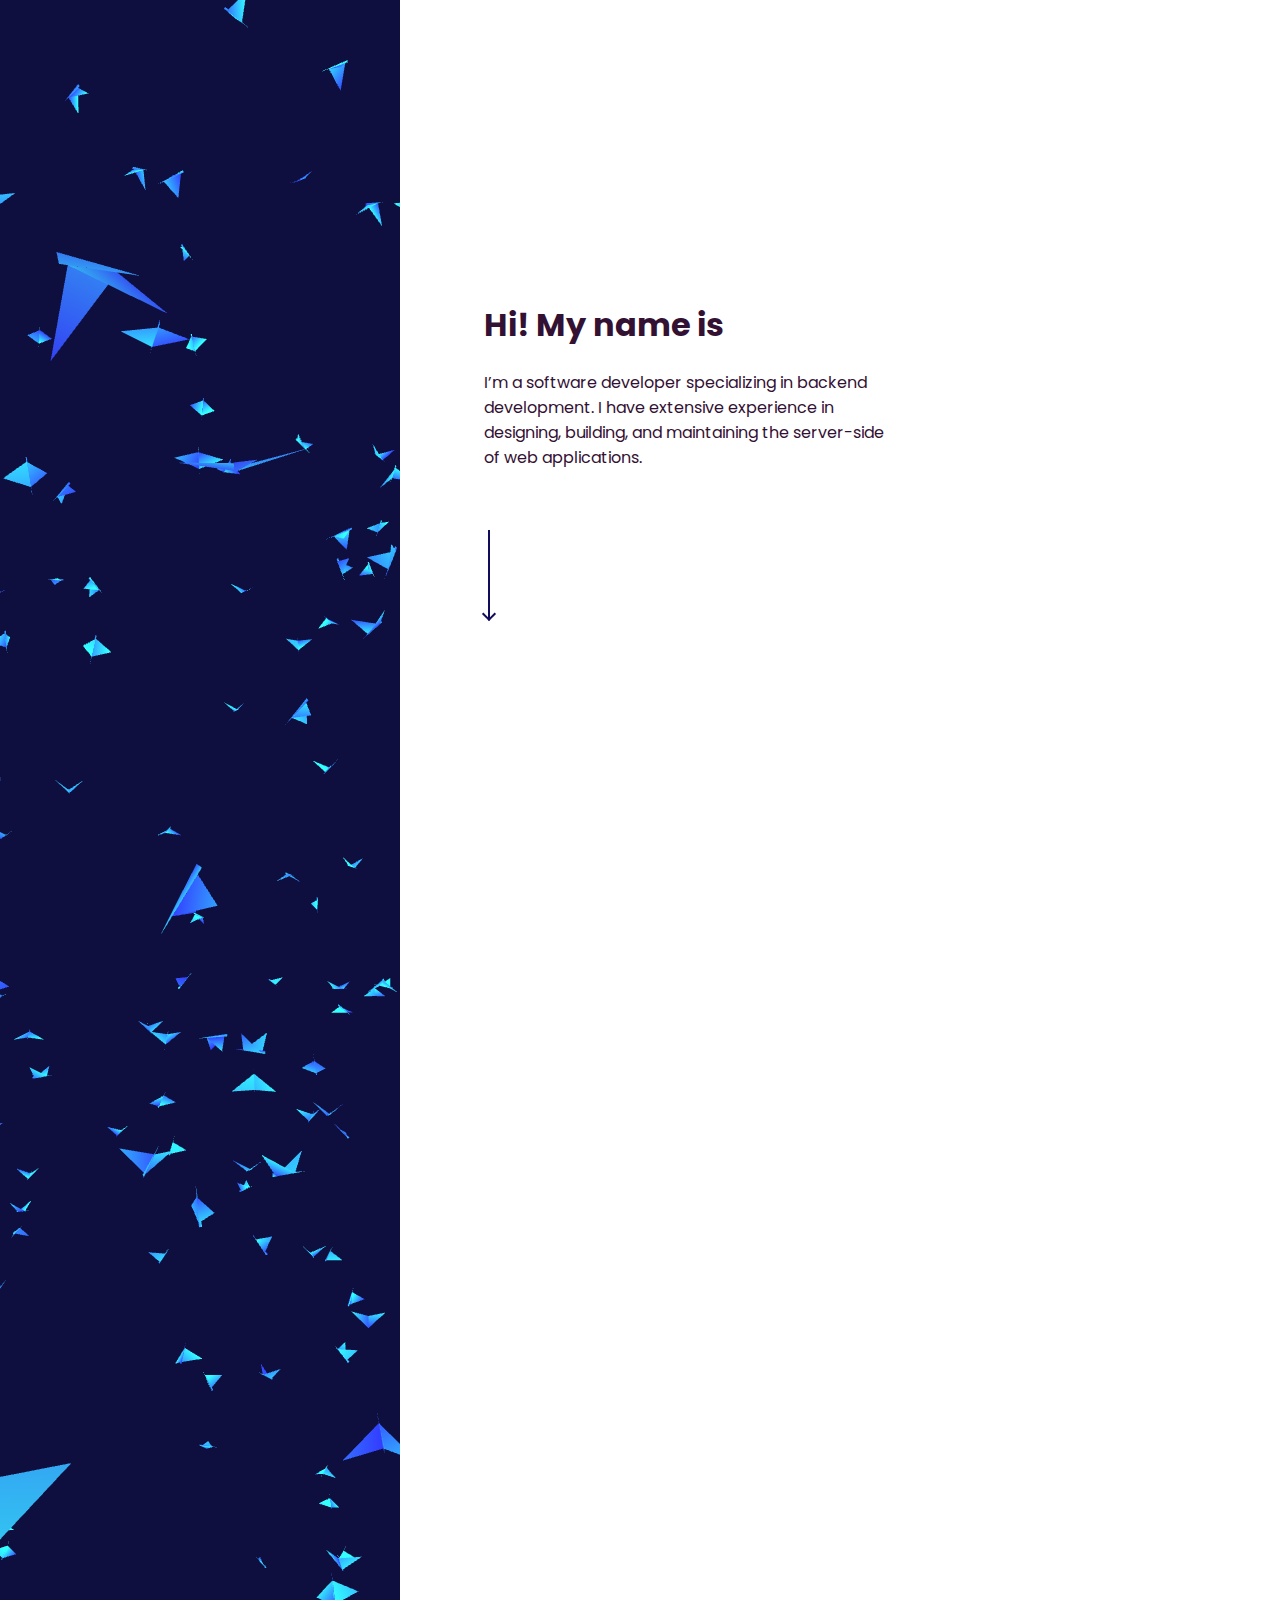
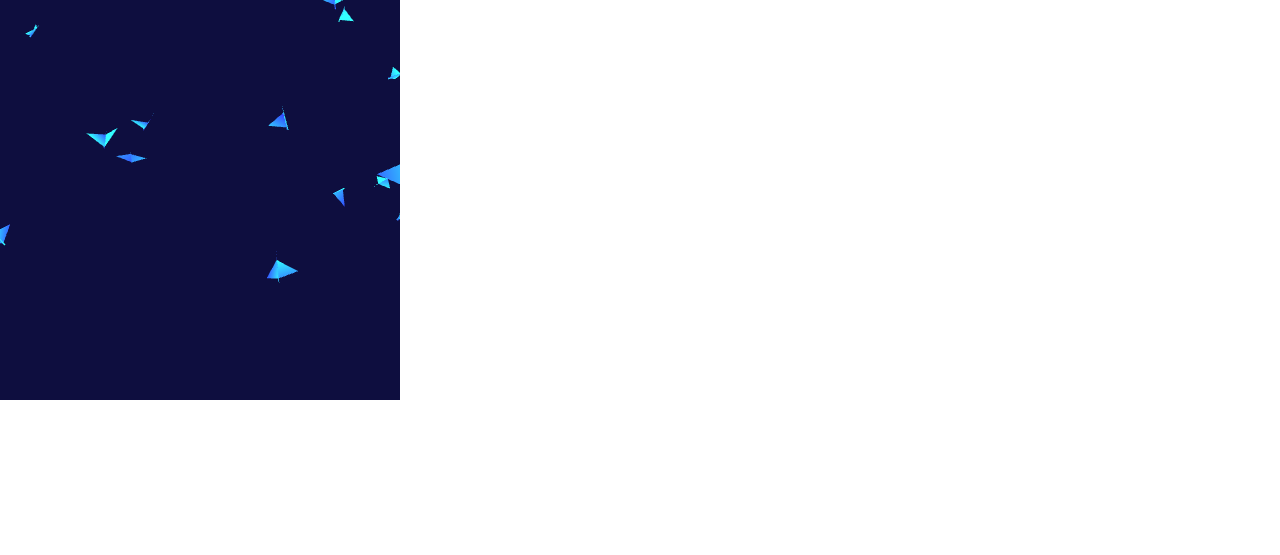
<file: index.html>
﻿<!DOCTYPE html>
<html lang="en">

<head>
    <meta charset="UTF-8">
    <meta name="viewport" content="width=device-width, initial-scale=1.0">
    <title>Sylonc</title>
    <link rel="stylesheet" href="css/style.css">
    <link rel="stylesheet" href="css/slide.css">
    <link rel="preconnect" href="https://fonts.googleapis.com">
    <link rel="preconnect" href="https://fonts.gstatic.com" crossorigin>
    <link href="https://fonts.googleapis.com/css2?family=Poppins:wght@300&display=swap" rel="stylesheet">
    <link rel="stylesheet" href="https://cdnjs.cloudflare.com/ajax/libs/font-awesome/4.7.0/css/font-awesome.min.css">
    <script src="/js/jquery.min.js"></script>
    <link href="css/timeline.min.css" rel="stylesheet" />
    <link href="css/aos.css" rel="stylesheet">
    <link
  rel="stylesheet"
  href="css/swiper-bundle.min.css"
/>
<script src="/js/swiper-bundle.min.js"></script>
<script src="/js/aos.js"></script>
<script src="/js/three.min.js"></script>
<script src="/js/vanta.birds.min.js"></script>
<script src="js/timeline.min.js"></script>
</head>
<style>
  html, body{
    overflow-y: scroll;
    overflow-x: hidden;
    height: 2000px;
    width: 100vw;
  }
    swiper-container {
      width: 100%;
      height: 100%;
      background: #000;
    }

    swiper-slide {
      font-size: 18px;
      color: #fff;
      -webkit-box-sizing: border-box;
      box-sizing: border-box;
      padding: 40px 60px;
    }

    .parallax-bg {
      position: absolute;
      left: 0;
      top: 0;
      width: 130%;
      height: 100%;
      -webkit-background-size: contain;
      background-size: contain;
      background-repeat: no-repeat;
    }

    swiper-slide .title {
      font-size: 41px;
      font-weight: 300;
    }

    swiper-slide .subtitle {
      font-size: 21px;
    }

    swiper-slide .text {
      font-size: 14px;
      max-width: 400px;
      line-height: 1.3;
    }
  </style>
<body>
    <div class="portfolio">
    <div class="row">
        <div class="col-1 abstract" >
            <div class="intro">
                <!-- <img src="images/logo.png" alt="logo" class="logo"> -->
                <div class="text-animate" id="col1">
                    <h1 class="mt-10">Hi! My name is <span class="typed-text"></span><span class="cursor">&nbsp;</span></h1>
                    <p class="mb-10 mt-10">I’m a software developer specializing in backend development. I have extensive experience in designing, building, and maintaining the server-side of web applications. </p>
                  </div>
               
                <div id="wrapper">
                    <div id="wrapper-inner">
                        <div id="scroll-down">
                            <span class="arrow-down">
                                <!-- css generated icon -->
                            </span>
                            <span id="scroll-title">
                                Scroll down
                            </span>
                        </div>
                    </div>
                </div>
            </div>
        </div>
        <div class="col-2 abstract" id="col2">
        </div>
   </div>  <div
   data-aos="fade-up"
 >
 <div class="text-center container" id="experience">
  <h1>Experiences</h1>
  <div class="timeline">
      <div class="timeline__wrap">
        <div class="timeline__items">
          <div class="timeline__item">
              <div class="timeline__content">
                <span class="textH4">Aug, 2023 - Current</span>
                <p>Freelance - Upwork<br>Html slicing & .Net</p>
              </div>
            </div>
          <div class="timeline__item">
              <div class="timeline__content">
                <span class="textH4">March, 2023 - March, 2023</span>
                <p>PT Xtremax Teknologi Indonesia<br>Obtained certification in Sitecore 10 .NET Developer</p>
              </div>
            </div>
          <div class="timeline__item">
            <div class="timeline__content">
              <span class="textH4">Sep, 2021 - Current</span>
              <p>PT Xtremax Teknologi Indonesia<br>Software Developer-Backend</p>
            </div>
          </div>
            <div class="timeline__item">
              <div class="timeline__content">
                <span class="textH4">Aug, 2018 - Sep, 2021</span>
                <p>PT Kahatex<br>Marketing</p>
              </div>
            </div>
        </div>
      </div>
    </div>
 </div>
 </div>
 <div data-aos="fade-up"
     data-aos-anchor-placement="top-center">
     <div class="text-center" id="projects">
      <h1>Projects</h1>
      <div>
    <swiper-container style="--swiper-navigation-color: #fff; --swiper-pagination-color: #fff" class="mySwiper"
      speed="600" parallax="true" pagination="true" pagination-clickable="true" navigation="true">
      <div slot="container-start" class="parallax-bg"
         data-swiper-parallax="-23%"></div>
      <swiper-slide style="background-image: url('/images/LR.jpg');height: auto;background-size: cover;color: rgb(255, 255, 255);height: 300px;width: 400px;">
          <a href="login.html" style="text-decoration: none;color: #fff;">
        <div class="title" data-swiper-parallax="-300">Html Slicing</div>
        <div class="subtitle" data-swiper-parallax="-200">Responsive Login & Register Template</div></a>
      </swiper-slide>
    </swiper-container>
      </div>
     </div>
</div>
</div>
   <script>
        window.addEventListener('scroll', function() {
            var scrollHeight = window.scrollY;
            var div = document.getElementById('col2');
            div.style.transform = 'translateX(' + (-scrollHeight) + 'px)';
        });
</script>
    <script src="/js/app.js"></script>

    <script>
    VANTA.BIRDS({
    el: ".col-2.abstract",
    mouseControls: true,
    touchControls: true,
    gyroControls: false,
    minHeight: 2000,
    minWidth: 400.00,
    scale: 1.00,
    scaleMobile: 1.00,
    backgroundColor: 0xe0e3f,
    color1: 0x3ff
    })
    </script>

    <script>
        $('.timeline').timeline();
    </script>
    <script>
      AOS.init();
    </script>
</body>
</html>
</file>
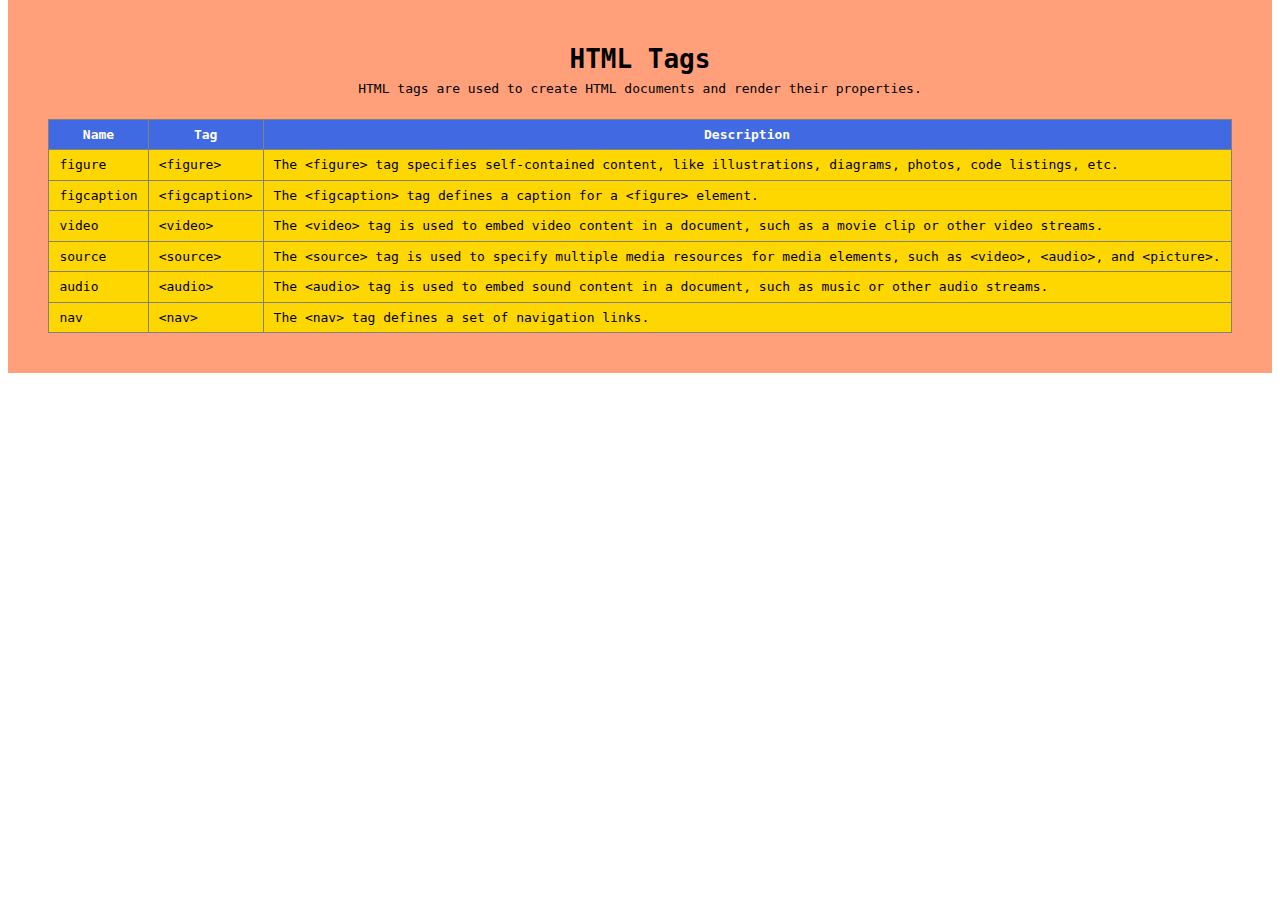
<file: my-cheat-sheet/index.html>
<!DOCTYPE html>
<html lang="en">
<head>
    <meta charset="UTF-8">
    <meta name="viewport" content="width=device-width, initial-scale=1.0">
    <title>My Cheat Sheet</title>
    <link rel="stylesheet" href="style.css">
</head>
<body>
    <header>
        <h1>HTML Tags</h1>
        <p>HTML tags are used to create HTML documents and render their properties.</p>
    </header>
    <table>
        <tr>
            <th>Name</th>
            <th>Tag</th>
            <th>Description</th>
        </tr>
        <tr>
            <td>figure</td>
            <td>&lt;figure&gt;</td>
            <td>The &lt;figure&gt; tag specifies self-contained content, like illustrations, diagrams, photos, code listings, etc.</td>
        </tr>
        <tr>
            <td>figcaption</td>
            <td>&lt;figcaption&gt;</td>
            <td>The &lt;figcaption&gt; tag defines a caption for a &lt;figure&gt; element.</td>
        </tr>
        <tr>
            <td>video</td>
            <td>&lt;video&gt;</td>
            <td>The &lt;video&gt; tag is used to embed video content in a document, such as a movie clip or other video streams.</td>
        </tr>
        <tr>
            <td>source</td>
            <td>&lt;source&gt;</td>
            <td>The &lt;source&gt; tag is used to specify multiple media resources for media elements, such as &lt;video&gt;, &lt;audio&gt;, and &lt;picture&gt;.</td>
        </tr>
        <tr>
            <td>audio</td>
            <td>&lt;audio&gt;</td>
            <td>The &lt;audio&gt; tag is used to embed sound content in a document, such as music or other audio streams.</td>
        </tr>
        <tr>
            <td>nav</td>
            <td>&lt;nav&gt;</td>
            <td>The &lt;nav&gt; tag defines a set of navigation links.</td>
        </tr>
    </table>
</body>
</html>
</file>
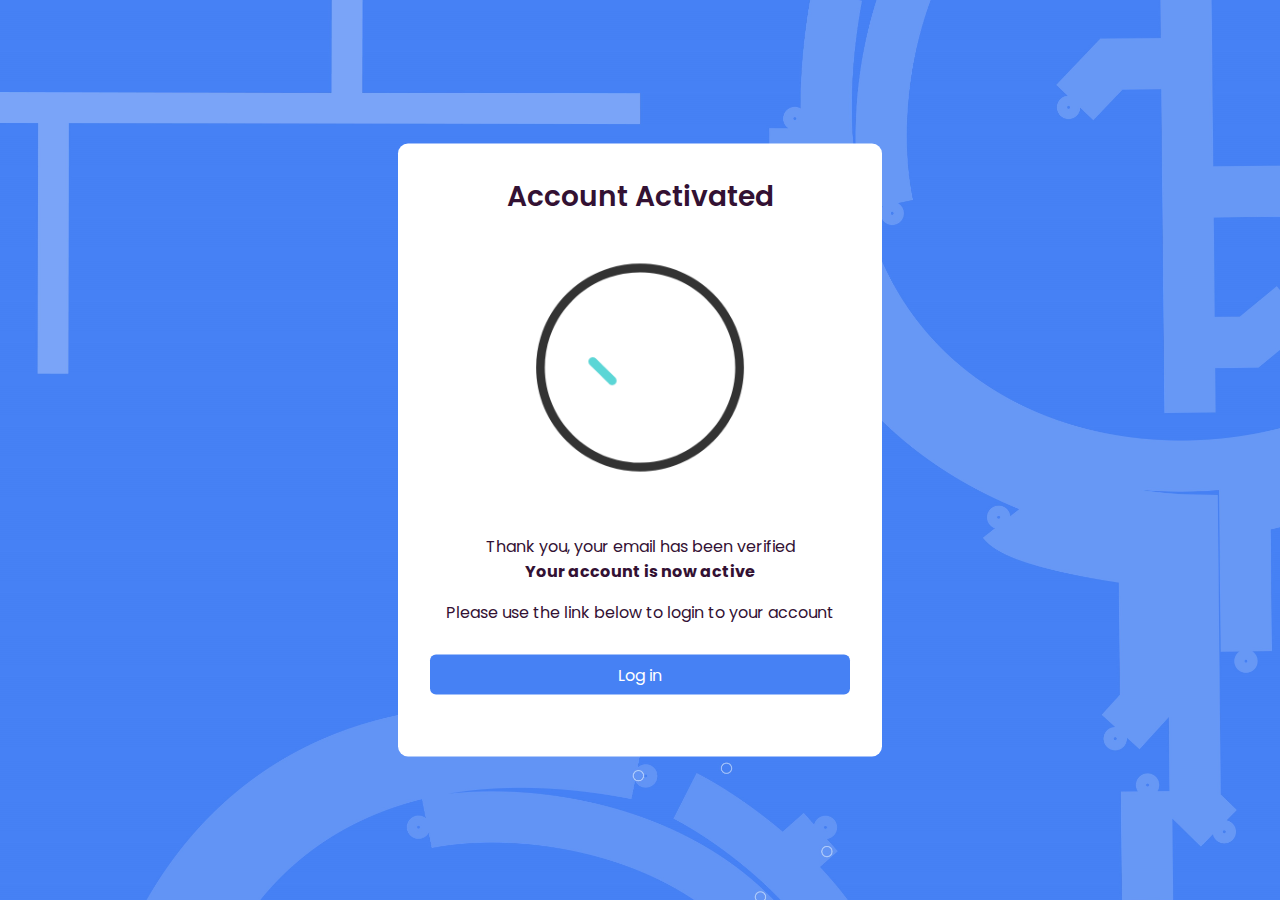
<file: account-activated.html>
<!DOCTYPE html>
<html lang="en">

<head>
    <meta charset="UTF-8">
    <meta name="viewport" content="width=device-width, initial-scale=1.0">
    <title>Sylonc</title>
    <link rel="stylesheet" href="css/style.css">
    <link rel="preconnect" href="https://fonts.googleapis.com">
    <link rel="preconnect" href="https://fonts.gstatic.com" crossorigin>
    <link href="https://fonts.googleapis.com/css2?family=Poppins:wght@300&display=swap" rel="stylesheet">
</head>

<body>
    <div class="bg">
        <div class="verify-box">
            <div class="container">
                <div class="textH2">Account Activated</div>
                <div class="icon-big verified-giff"></div>
                <p>Thank you, your email has been verified<br/>
                <strong>Your account is now active</strong><p/>
                <p>Please use the link below to login to your account</p>
                <a href="/" class="login-button">Log in</a>
            </div>
        </div>
    </div>
</body>
</html>
</file>
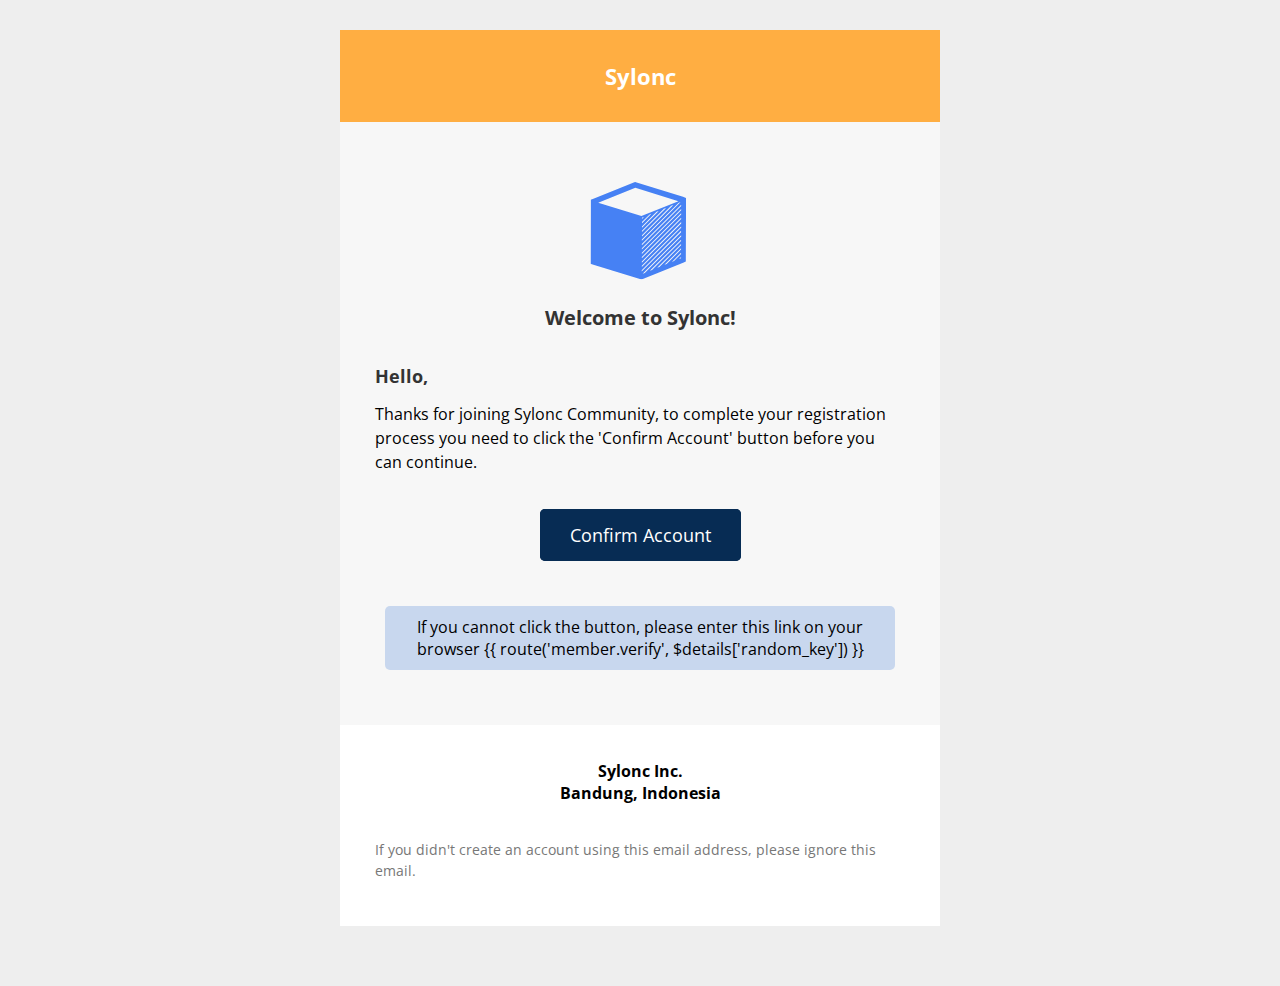
<file: email-register.html>
<html xmlns="http://www.w3.org/1999/xhtml" xmlns:o="urn:schemas-microsoft-com:office:office" style="
    width: 100%;
    font-family: 'open sans', 'helvetica neue', helvetica, arial, sans-serif;
    -webkit-text-size-adjust: 100%;
    -ms-text-size-adjust: 100%;
    padding: 0;
    margin: 0;
  "><head>
    <meta charset="UTF-8">
    <meta content="width=device-width, initial-scale=1" name="viewport">
    <meta name="x-apple-disable-message-reformatting">
    <meta http-equiv="X-UA-Compatible" content="IE=edge">
    <meta content="telephone=no" name="format-detection">
    <title>New email</title>
    <!--[if (mso 16)]>
      <style type="text/css">
        a {
          text-decoration: none;
        }
      </style>
    <![endif]-->
    <!--[if gte mso 9
      ]><style>
        sup {
          font-size: 100% !important;
        }
      </style><!
    [endif]-->
    <!--[if gte mso 9]>
      <xml>
        <o:OfficeDocumentSettings>
          <o:AllowPNG></o:AllowPNG>
          <o:PixelsPerInch>96</o:PixelsPerInch>
        </o:OfficeDocumentSettings>
      </xml>
    <![endif]-->
    <!--[if !mso]><!-- -->
    <link href="https://fonts.googleapis.com/css?family=Open+Sans:400,400i,700,700i" rel="stylesheet">
    <!--<![endif]-->
    <style type="text/css">
      #outlook a {
        padding: 0;
      }
      .ExternalClass {
        width: 100%;
      }
      .ExternalClass,
      .ExternalClass p,
      .ExternalClass span,
      .ExternalClass font,
      .ExternalClass td,
      .ExternalClass div {
        line-height: 100%;
      }
      .es-button {
        mso-style-priority: 100 !important;
        text-decoration: none !important;
      }
      a[x-apple-data-detectors] {
        color: inherit !important;
        text-decoration: none !important;
        font-size: inherit !important;
        font-family: inherit !important;
        font-weight: inherit !important;
        line-height: inherit !important;
      }
      .es-desk-hidden {
        display: none;
        float: left;
        overflow: hidden;
        width: 0;
        max-height: 0;
        line-height: 0;
        mso-hide: all;
      }
      @media only screen and (max-width: 600px) {
        p,
        ul li,
        ol li,
        a {
          font-size: 16px !important;
          line-height: 150% !important;
        }
        h1 {
          font-size: 32px !important;
          text-align: center;
          line-height: 120% !important;
        }
        h2 {
          font-size: 26px !important;
          text-align: center;
          line-height: 120% !important;
        }
        h3 {
          font-size: 20px !important;
          text-align: center;
          line-height: 120% !important;
        }
        h1 a {
          font-size: 32px !important;
        }
        h2 a {
          font-size: 26px !important;
        }
        h3 a {
          font-size: 20px !important;
        }
        .es-menu td a {
          font-size: 16px !important;
        }
        .es-header-body p,
        .es-header-body ul li,
        .es-header-body ol li,
        .es-header-body a {
          font-size: 16px !important;
        }
        .es-footer-body p,
        .es-footer-body ul li,
        .es-footer-body ol li,
        .es-footer-body a {
          font-size: 16px !important;
        }
        .es-infoblock p,
        .es-infoblock ul li,
        .es-infoblock ol li,
        .es-infoblock a {
          font-size: 12px !important;
        }
        *[class="gmail-fix"] {
          display: none !important;
        }
        .es-m-txt-c,
        .es-m-txt-c h1,
        .es-m-txt-c h2,
        .es-m-txt-c h3 {
          text-align: center !important;
        }
        .es-m-txt-r,
        .es-m-txt-r h1,
        .es-m-txt-r h2,
        .es-m-txt-r h3 {
          text-align: right !important;
        }
        .es-m-txt-l,
        .es-m-txt-l h1,
        .es-m-txt-l h2,
        .es-m-txt-l h3 {
          text-align: left !important;
        }
        .es-m-txt-r img,
        .es-m-txt-c img,
        .es-m-txt-l img {
          display: inline !important;
        }
        .es-button-border {
          display: inline-block !important;
        }
        a.es-button {
          font-size: 16px !important;
          display: inline-block !important;
          border-width: 15px 30px 15px 30px !important;
        }
        .es-btn-fw {
          border-width: 10px 0px !important;
          text-align: center !important;
        }
        .es-adaptive table,
        .es-btn-fw,
        .es-btn-fw-brdr,
        .es-left,
        .es-right {
          width: 100% !important;
        }
        .es-content table,
        .es-header table,
        .es-footer table,
        .es-content,
        .es-footer,
        .es-header {
          width: 100% !important;
          max-width: 600px !important;
        }
        .es-adapt-td {
          display: block !important;
          width: 100% !important;
        }
        .adapt-img {
          width: 100% !important;
          height: auto !important;
        }
        .es-m-p0 {
          padding: 0px !important;
        }
        .es-m-p0r {
          padding-right: 0px !important;
        }
        .es-m-p0l {
          padding-left: 0px !important;
        }
        .es-m-p0t {
          padding-top: 0px !important;
        }
        .es-m-p0b {
          padding-bottom: 0 !important;
        }
        .es-m-p20b {
          padding-bottom: 20px !important;
        }
        .es-mobile-hidden,
        .es-hidden {
          display: none !important;
        }
        tr.es-desk-hidden,
        td.es-desk-hidden,
        table.es-desk-hidden {
          width: auto !important;
          overflow: visible !important;
          float: none !important;
          max-height: inherit !important;
          line-height: inherit !important;
        }
        tr.es-desk-hidden {
          display: table-row !important;
        }
        table.es-desk-hidden {
          display: table !important;
        }
        td.es-desk-menu-hidden {
          display: table-cell !important;
        }
        .es-menu td {
          width: 1% !important;
        }
        table.es-table-not-adapt,
        .esd-block-html table {
          width: auto !important;
        }
        table.es-social {
          display: inline-block !important;
        }
        table.es-social td {
          display: inline-block !important;
        }
      }
    </style>
  </head>
  <body style="
      width: 100%;
      font-family: 'open sans', 'helvetica neue', helvetica, arial, sans-serif;
      -webkit-text-size-adjust: 100%;
      -ms-text-size-adjust: 100%;
      padding: 0;
      margin: 0;
    ">
    <div class="es-wrapper-color" style="background-color: #eeeeee">
      <!--[if gte mso 9]>
        <v:background xmlns:v="urn:schemas-microsoft-com:vml" fill="t">
          <v:fill type="tile" color="#eeeeee"></v:fill>
        </v:background>
      <![endif]-->
      <table class="es-wrapper" width="100%" cellspacing="0" cellpadding="0" style="
          mso-table-lspace: 0pt;
          mso-table-rspace: 0pt;
          border-collapse: collapse;
          border-spacing: 0px;
          padding: 0;
          margin: 0;
          width: 100%;
          height: 100%;
          background-repeat: repeat;
          background-position: center top;
        ">
        <tbody><tr style="border-collapse: collapse">
          <td valign="top" style="padding: 0; margin: 0">
            <table class="es-content" cellspacing="0" cellpadding="0" align="center" style="
                mso-table-lspace: 0pt;
                mso-table-rspace: 0pt;
                border-collapse: collapse;
                border-spacing: 0px;
                table-layout: fixed !important;
                width: 100%;
              ">
              <tbody><tr style="border-collapse: collapse">
                <td align="center" style="padding: 0; margin: 0">
                  <table class="es-content-body" style="
                      mso-table-lspace: 0pt;
                      mso-table-rspace: 0pt;
                      border-collapse: collapse;
                      border-spacing: 0px;
                      background-color: transparent;
                      width: 600px;
                    " cellspacing="0" cellpadding="0" align="center">
                    <tbody><tr style="border-collapse: collapse">
                      <td align="left" style="
                          margin: 0;
                          padding-left: 10px;
                          padding-right: 10px;
                          padding-top: 15px;
                          padding-bottom: 15px;
                        ">
                        <!--[if mso]><table style="width:580px" cellpadding="0" cellspacing="0"><tr><td style="width:282px" valign="top"><![endif]-->
                        <table class="es-left" cellspacing="0" cellpadding="0" align="left" style="
                            mso-table-lspace: 0pt;
                            mso-table-rspace: 0pt;
                            border-collapse: collapse;
                            border-spacing: 0px;
                            float: left;
                          ">
                          <tbody><tr style="border-collapse: collapse">
                            <td align="left" style="padding: 0; margin: 0; width: 282px">
                              <table width="100%" cellspacing="0" cellpadding="0" style="
                                  mso-table-lspace: 0pt;
                                  mso-table-rspace: 0pt;
                                  border-collapse: collapse;
                                  border-spacing: 0px;
                                ">
                                <tbody><tr style="border-collapse: collapse">
                                  <td style="padding: 0; margin: 0; display: none" align="center"></td>
                                </tr>
                              </tbody></table>
                            </td>
                          </tr>
                        </tbody></table>
                        <!--[if mso]></td><td style="width:20px"></td><td style="width:278px" valign="top"><![endif]-->
                        <table class="es-right" cellspacing="0" cellpadding="0" align="right" style="
                            mso-table-lspace: 0pt;
                            mso-table-rspace: 0pt;
                            border-collapse: collapse;
                            border-spacing: 0px;
                            float: right;
                          ">
                          <tbody><tr style="border-collapse: collapse">
                            <td align="left" style="padding: 0; margin: 0; width: 278px">
                              <table width="100%" cellspacing="0" cellpadding="0" style="
                                  mso-table-lspace: 0pt;
                                  mso-table-rspace: 0pt;
                                  border-collapse: collapse;
                                  border-spacing: 0px;
                                ">
                                <tbody><tr style="border-collapse: collapse">
                                  <td style="padding: 0; margin: 0; display: none" align="center"></td>
                                </tr>
                              </tbody></table>
                            </td>
                          </tr>
                        </tbody></table>
                        <!--[if mso]></td></tr></table><![endif]-->
                      </td>
                    </tr>
                  </tbody></table>
                </td>
              </tr>
            </tbody></table>
            <table class="es-header" cellspacing="0" cellpadding="0" align="center" style="
                mso-table-lspace: 0pt;
                mso-table-rspace: 0pt;
                border-collapse: collapse;
                border-spacing: 0px;
                table-layout: fixed !important;
                width: 100%;
                background-color: transparent;
                background-repeat: repeat;
                background-position: center top;
              ">
              <tbody><tr style="border-collapse: collapse">
                <td align="center" style="padding: 0; margin: 0">
                  <table class="es-header-body" style="
                      mso-table-lspace: 0pt;
                      mso-table-rspace: 0pt;
                      border-collapse: collapse;
                      border-spacing: 0px;
                      background: #ffae42;
                      width: 600px;
                    " cellspacing="0" cellpadding="0" bgcolor="#072c54" align="center">
                    <tbody><tr style="border-collapse: collapse">
                      <td align="left" style="padding: 35px; margin: 0">
                        <table width="100%" cellspacing="0" cellpadding="0" style="
                            mso-table-lspace: 0pt;
                            mso-table-rspace: 0pt;
                            border-collapse: collapse;
                            border-spacing: 0px;
                          ">
                          <tbody><tr style="border-collapse: collapse">
                            <td valign="top" align="center" style="padding: 0; margin: 0; width: 530px">
                              <table width="100%" cellspacing="0" cellpadding="0" role="presentation" style="
                                  mso-table-lspace: 0pt;
                                  mso-table-rspace: 0pt;
                                  border-collapse: collapse;
                                  border-spacing: 0px;
                                ">
                                <tbody><tr style="border-collapse: collapse">
                                  <td class="es-m-txt-c" align="center" style="padding: 0; margin: 0">
                                    <h1 style="
                                        margin: 0;
                                        line-height: 22px;
                                        mso-line-height-rule: exactly;
                                        font-family: 'open sans',
                                          'helvetica neue', helvetica, arial,
                                          sans-serif;
                                        font-size: 22px;
                                        font-style: normal;
                                        font-weight: bold;
                                        color: #ffffff;
                                      ">Sylonc</h1>
                                  </td>
                                </tr>
                              </tbody></table>
                            </td>
                          </tr>
                        </tbody></table>
                      </td>
                    </tr>
                  </tbody></table>
                </td>
              </tr>
            </tbody></table>
            <table class="es-content" cellspacing="0" cellpadding="0" align="center" style="
                mso-table-lspace: 0pt;
                mso-table-rspace: 0pt;
                border-collapse: collapse;
                border-spacing: 0px;
                table-layout: fixed !important;
                width: 100%;
              ">
              <tbody><tr style="border-collapse: collapse">
                <td align="center" style="padding: 0; margin: 0">
                  <table class="es-content-body" cellspacing="0" cellpadding="0" bgcolor="#ffffff" align="center" style="
                      mso-table-lspace: 0pt;
                      mso-table-rspace: 0pt;
                      border-collapse: collapse;
                      border-spacing: 0px;
                      background-color: #ffffff;
                      width: 600px;
                    ">
                    <tbody><tr style="border-collapse: collapse">
                      <td style="
                          margin: 0;
                          padding-bottom: 35px;
                          padding-left: 35px;
                          padding-right: 35px;
                          padding-top: 40px;
                          background-color: #f7f7f7;
                        " bgcolor="#f7f7f7" align="left">
                        <table width="100%" cellspacing="0" cellpadding="0" style="
                            mso-table-lspace: 0pt;
                            mso-table-rspace: 0pt;
                            border-collapse: collapse;
                            border-spacing: 0px;
                          ">
                          <tbody><tr style="border-collapse: collapse">
                            <td valign="top" align="center" style="padding: 0; margin: 0; width: 530px">
                              <table width="100%" cellspacing="0" cellpadding="0" role="presentation" style="
                                  mso-table-lspace: 0pt;
                                  mso-table-rspace: 0pt;
                                  border-collapse: collapse;
                                  border-spacing: 0px;
                                ">
                                <tbody><tr style="border-collapse: collapse">
                                  <td style="
                                      margin: 0;
                                      padding-top: 20px;
                                      padding-bottom: 25px;
                                      padding-left: 35px;
                                      padding-right: 35px;
                                      font-size: 0px;
                                    " align="center">
                                    <a target="_blank" href="https://sylonce.com" style="
                                        -webkit-text-size-adjust: none;
                                        -ms-text-size-adjust: none;
                                        mso-line-height-rule: exactly;
                                        font-family: 'open sans',
                                          'helvetica neue', helvetica, arial,
                                          sans-serif;
                                        font-size: 15px;
                                        text-decoration: none;
                                        color: #ed8e20;
                                      "><svg viewBox="0 0 100 100" height="98.74192333582839" width="395.52"><g><svg viewBox="0 0 555.1790100373147 138.6009386295652" height="98.74192333582839" width="395.52"><g transform="matrix(1,0,0,1,159.65901003731474,19.155411923478262)"><svg viewBox="0 0 395.52 100.29011478260868" height="100.29011478260868" width="395.52"><g id="textblocktransform"><svg viewBox="0 0 395.52 100.29011478260868" height="100.29011478260868" width="395.52" id="textblock"><g><svg viewBox="0 0 395.52 100.29011478260868" height="100.29011478260868" width="395.52"><g transform="matrix(1,0,0,1,0,0)"><svg width="395.52" viewBox="2.54 -40.5 210.56 53.39" height="100.29011478260868" data-palette-color="#4681f4"></svg></g></svg></g></svg></g></svg></g><g><svg viewBox="0 0 135.98292089989562 138.6009386295652" height="138.6009386295652" width="135.98292089989562"><g><svg xmlns="http://www.w3.org/2000/svg" xmlns:xlink="http://www.w3.org/1999/xlink" version="1.1" x="0" y="0" viewBox="5.8 5 88.30000000000001 90.00000000000001" enable-background="new 0 0 100 100" xml:space="preserve" height="138.6009386295652" width="135.98292089989562" class="icon-icon-0" data-fill-palette-color="accent" id="icon-0"><path d="M91.3 18.7L48.5 5.4 47.1 5l-1.3 0.5-37.2 15-2.5 1 0 2.7L5.8 77.4l0 3 2.8 0.9 42.9 13.3 1.4 0.4 1.3-0.5 37.2-15 2.5-1 0-2.7 0.2-53.1 0-3L91.3 18.7zM53.4 37.9l2-0.8-2 2L53.4 37.9zM53.4 42l6.8-6.8 2-0.8-8.7 8.7L53.4 42zM53.4 46l13.5-13.5 2-0.8L53.4 47.2 53.4 46zM53.4 50.1l20.3-20.3 2-0.8L53.4 51.2 53.4 50.1zM53.4 54.1L80.4 27l2-0.8-29 29L53.4 54.1zM53.3 58.1l33.8-33.8 2-0.8L53.3 59.3 53.3 58.1zM53.2 86.4l36.3-36.3 0 1.2L53.2 87.6 53.2 86.4zM53.3 83.5l0-1.2 36.3-36.3 0 1.2L53.3 83.5zM53.3 79.5l0-1.2L89.6 42l0 1.2L53.3 79.5zM53.3 75.5l0-1.2L89.6 38l0 1.2L53.3 75.5zM53.3 71.4l0-1.2 36.3-36.3 0 1.2L53.3 71.4zM53.3 67.4l0-1.2 36.3-36.3 0 1.2L53.3 67.4zM53.3 63.4l0-1.2 36.3-36.3 0 1.2L53.3 63.4zM13 24.2l34.3-13.9 39.8 12.4L52.9 36.5 13 24.2zM54 89.7l35.6-35.6 0 1.2L56 88.9 54 89.7zM83 78l-2 0.8 8.5-8.5 0 1.2L83 78zM89.5 74.3l0 1L87.7 76 89.5 74.3zM76.2 80.7l-2 0.8 15.3-15.3 0 1.2L76.2 80.7zM69.5 83.4l-2 0.8 22-22 0 1.2L69.5 83.4zM62.7 86.2l-2 0.8 28.8-28.8 0 1.2L62.7 86.2z" fill="#4681f4" data-fill-palette-color="accent"></path></svg></g></svg></g></svg></g></svg></a>
                                  </td>
                                </tr>
                                <tr style="border-collapse: collapse">
                                  <td align="center" style="
                                      padding: 0;
                                      margin: 0;
                                      padding-bottom: 15px;
                                    ">
                                    <h2 style="
                                        margin: 0;
                                        line-height: 24px;
                                        mso-line-height-rule: exactly;
                                        font-family: 'open sans',
                                          'helvetica neue', helvetica, arial,
                                          sans-serif;
                                        font-size: 20px;
                                        font-style: normal;
                                        font-weight: bold;
                                        color: #333333;
                                      ">Welcome to Sylonc!</h2>
                                  </td>
                                </tr>
                                <tr style="border-collapse: collapse">
                                  <td class="es-m-txt-l" align="left" style="
                                      padding: 0;
                                      margin: 0;
                                      padding-top: 20px;
                                    ">
                                    <h3 style="
                                        margin: 0;
                                        line-height: 22px;
                                        mso-line-height-rule: exactly;
                                        font-family: 'open sans',
                                          'helvetica neue', helvetica, arial,
                                          sans-serif;
                                        font-size: 18px;
                                        font-style: normal;
                                        font-weight: bold;
                                        color: #333333;
                                      ">
                                      Hello,</h3>
                                  </td>
                                </tr>
                                <tr style="border-collapse: collapse">
                                  <td align="left" style="
                                      padding: 0;
                                      margin: 0;
                                      padding-bottom: 10px;
                                      padding-top: 15px;
                                    ">
                                    <p style="
                                        margin: 0;
                                        -webkit-text-size-adjust: none;
                                        -ms-text-size-adjust: none;
                                        mso-line-height-rule: exactly;
                                        font-size: 16px;
                                        font-family: 'open sans',
                                          'helvetica neue', helvetica, arial,
                                          sans-serif;
                                        line-height: 24px;
                                        color: #000000;
                                      ">
                                      Thanks for joining Sylonc
                                      Community, to complete your registration
                                      process you need to click the 'Confirm
                                      Account' button before you can continue.
                                    </p>
                                  </td>
                                </tr>
                                <tr style="border-collapse: collapse">
                                  <td align="center" style="
                                      margin: 0;
                                      padding-left: 10px;
                                      padding-right: 10px;
                                      padding-bottom: 20px;
                                      padding-top: 25px;
                                    ">
                                    <span class="es-button-border" style="
                                        border-style: solid;
                                        border-color: transparent;
                                        background: #072c54 none repeat scroll
                                          0% 0%;
                                        border-width: 0px;
                                        display: inline-block;
                                        border-radius: 5px;
                                        width: auto;
                                      "><a href="/" class="es-button" target="_blank" style="
                                          mso-style-priority: 100 !important;
                                          text-decoration: none;
                                          -webkit-text-size-adjust: none;
                                          -ms-text-size-adjust: none;
                                          mso-line-height-rule: exactly;
                                          font-family: 'open sans',
                                            'helvetica neue', helvetica, arial,
                                            sans-serif;
                                          font-size: 18px;
                                          color: #ffffff;
                                          border-style: solid;
                                          border-color: #072c54;
                                          border-width: 15px 30px;
                                          display: inline-block;
                                          background: #072c54 none repeat scroll
                                            0% 0%;
                                          border-radius: 5px;
                                          font-weight: normal;
                                          font-style: normal;
                                          line-height: 22px;
                                          width: auto;
                                          text-align: center;
                                        ">Confirm Account</a></span>
                                  </td>
                                </tr>
                                <tr style="border-collapse: collapse">
                                  <td align="center" style="
                                      margin: 0;
                                      padding-left: 10px;
                                      padding-right: 10px;
                                      padding-bottom: 20px;
                                      padding-top: 25px;
                                    ">
                                    <span class="es-button-border" style="
                                        border-style: solid;
                                        border-color: transparent;
                                        background: #c8d7ee none repeat scroll
                                          0% 0%;
                                        padding: 10px;
                                        border-width: 0px;
                                        display: inline-block;
                                        border-radius: 5px;
                                        width: auto;
                                      ">If you cannot click the button, please
                                      enter this link on your browser {{
                                      route('member.verify',
                                      $details['random_key']) }}</span>
                                  </td>
                                </tr>
                              </tbody></table>
                            </td>
                          </tr>
                        </tbody></table>
                      </td>
                    </tr>
                  </tbody></table>
                </td>
              </tr>
            </tbody></table>
            <table class="es-footer" cellspacing="0" cellpadding="0" align="center" style="
                mso-table-lspace: 0pt;
                mso-table-rspace: 0pt;
                border-collapse: collapse;
                border-spacing: 0px;
                table-layout: fixed !important;
                width: 100%;
                background-color: transparent;
                background-repeat: repeat;
                background-position: center top;
              ">
              <tbody><tr style="border-collapse: collapse">
                <td align="center" style="padding: 0; margin: 0">
                  <table class="es-footer-body" cellspacing="0" cellpadding="0" align="center" style="
                      mso-table-lspace: 0pt;
                      mso-table-rspace: 0pt;
                      border-collapse: collapse;
                      border-spacing: 0px;
                      background-color: #ffffff;
                      width: 600px;
                    ">
                    <tbody><tr style="border-collapse: collapse">
                      <td align="left" style="
                          margin: 0;
                          padding-top: 35px;
                          padding-left: 35px;
                          padding-right: 35px;
                          padding-bottom: 40px;
                        ">
                        <table width="100%" cellspacing="0" cellpadding="0" style="
                            mso-table-lspace: 0pt;
                            mso-table-rspace: 0pt;
                            border-collapse: collapse;
                            border-spacing: 0px;
                          ">
                          <tbody><tr style="border-collapse: collapse">
                            <td valign="top" align="center" style="padding: 0; margin: 0; width: 530px">
                              <table width="100%" cellspacing="0" cellpadding="0" role="presentation" style="
                                  mso-table-lspace: 0pt;
                                  mso-table-rspace: 0pt;
                                  border-collapse: collapse;
                                  border-spacing: 0px;
                                ">
                                <tbody>
                                <tr style="border-collapse: collapse">
                                  <td align="center" style="
                                      padding: 0;
                                      margin: 0;
                                      padding-bottom: 35px;
                                    ">
                                    <strong>Sylonc Inc.<br>Bandung,
                                      Indonesia</strong>
                                  </td>
                                </tr>
                                <tr style="border-collapse: collapse">
                                  <td esdev-links-color="#777777" class="es-m-txt-c" align="left" style="
                                      padding: 0;
                                      margin: 0;
                                      padding-bottom: 5px;
                                    ">
                                    <p style="
                                        margin: 0;
                                        -webkit-text-size-adjust: none;
                                        -ms-text-size-adjust: none;
                                        mso-line-height-rule: exactly;
                                        font-size: 14px;
                                        font-family: 'open sans',
                                          'helvetica neue', helvetica, arial,
                                          sans-serif;
                                        line-height: 21px;
                                        color: #777777;
                                      ">
                                      If you didn't create an account using this
                                      email address, please ignore this
                                      email.<br>
                                    </p>
                                  </td>
                                </tr>
                              </tbody></table>
                            </td>
                          </tr>
                        </tbody></table>
                      </td>
                    </tr>
                  </tbody></table>
                </td>
              </tr>
            </tbody></table>
            <table class="es-content" cellspacing="0" cellpadding="0" align="center" style="
                mso-table-lspace: 0pt;
                mso-table-rspace: 0pt;
                border-collapse: collapse;
                border-spacing: 0px;
                table-layout: fixed !important;
                width: 100%;
              ">
              <tbody><tr style="border-collapse: collapse">
                <td align="center" style="padding: 0; margin: 0">
                  <table class="es-content-body" style="
                      mso-table-lspace: 0pt;
                      mso-table-rspace: 0pt;
                      border-collapse: collapse;
                      border-spacing: 0px;
                      background-color: transparent;
                      width: 600px;
                    " cellspacing="0" cellpadding="0" align="center">
                    <tbody><tr style="border-collapse: collapse">
                      <td align="left" style="
                          margin: 0;
                          padding-left: 20px;
                          padding-right: 20px;
                          padding-top: 30px;
                          padding-bottom: 30px;
                        ">
                        <table width="100%" cellspacing="0" cellpadding="0" style="
                            mso-table-lspace: 0pt;
                            mso-table-rspace: 0pt;
                            border-collapse: collapse;
                            border-spacing: 0px;
                          ">
                          <tbody><tr style="border-collapse: collapse">
                            <td valign="top" align="center" style="padding: 0; margin: 0; width: 560px">
                              <table width="100%" cellspacing="0" cellpadding="0" style="
                                  mso-table-lspace: 0pt;
                                  mso-table-rspace: 0pt;
                                  border-collapse: collapse;
                                  border-spacing: 0px;
                                ">
                                <tbody><tr style="border-collapse: collapse">
                                  <td style="padding: 0; margin: 0; display: none" align="center"></td>
                                </tr>
                              </tbody></table>
                            </td>
                          </tr>
                        </tbody></table>
                      </td>
                    </tr>
                  </tbody></table>
                </td>
              </tr>
            </tbody></table>
          </td>
        </tr>
      </tbody></table>
    </div>
  <!-- Code injected by live-server -->
<script>
	// <![CDATA[  <-- For SVG support
	if ('WebSocket' in window) {
		(function () {
			function refreshCSS() {
				var sheets = [].slice.call(document.getElementsByTagName("link"));
				var head = document.getElementsByTagName("head")[0];
				for (var i = 0; i < sheets.length; ++i) {
					var elem = sheets[i];
					var parent = elem.parentElement || head;
					parent.removeChild(elem);
					var rel = elem.rel;
					if (elem.href && typeof rel != "string" || rel.length == 0 || rel.toLowerCase() == "stylesheet") {
						var url = elem.href.replace(/(&|\?)_cacheOverride=\d+/, '');
						elem.href = url + (url.indexOf('?') >= 0 ? '&' : '?') + '_cacheOverride=' + (new Date().valueOf());
					}
					parent.appendChild(elem);
				}
			}
			var protocol = window.location.protocol === 'http:' ? 'ws://' : 'wss://';
			var address = protocol + window.location.host + window.location.pathname + '/ws';
			var socket = new WebSocket(address);
			socket.onmessage = function (msg) {
				if (msg.data == 'reload') window.location.reload();
				else if (msg.data == 'refreshcss') refreshCSS();
			};
			if (sessionStorage && !sessionStorage.getItem('IsThisFirstTime_Log_From_LiveServer')) {
				console.log('Live reload enabled.');
				sessionStorage.setItem('IsThisFirstTime_Log_From_LiveServer', true);
			}
		})();
	}
	else {
		console.error('Upgrade your browser. This Browser is NOT supported WebSocket for Live-Reloading.');
	}
	// ]]>
</script>


</body></html>
</file>
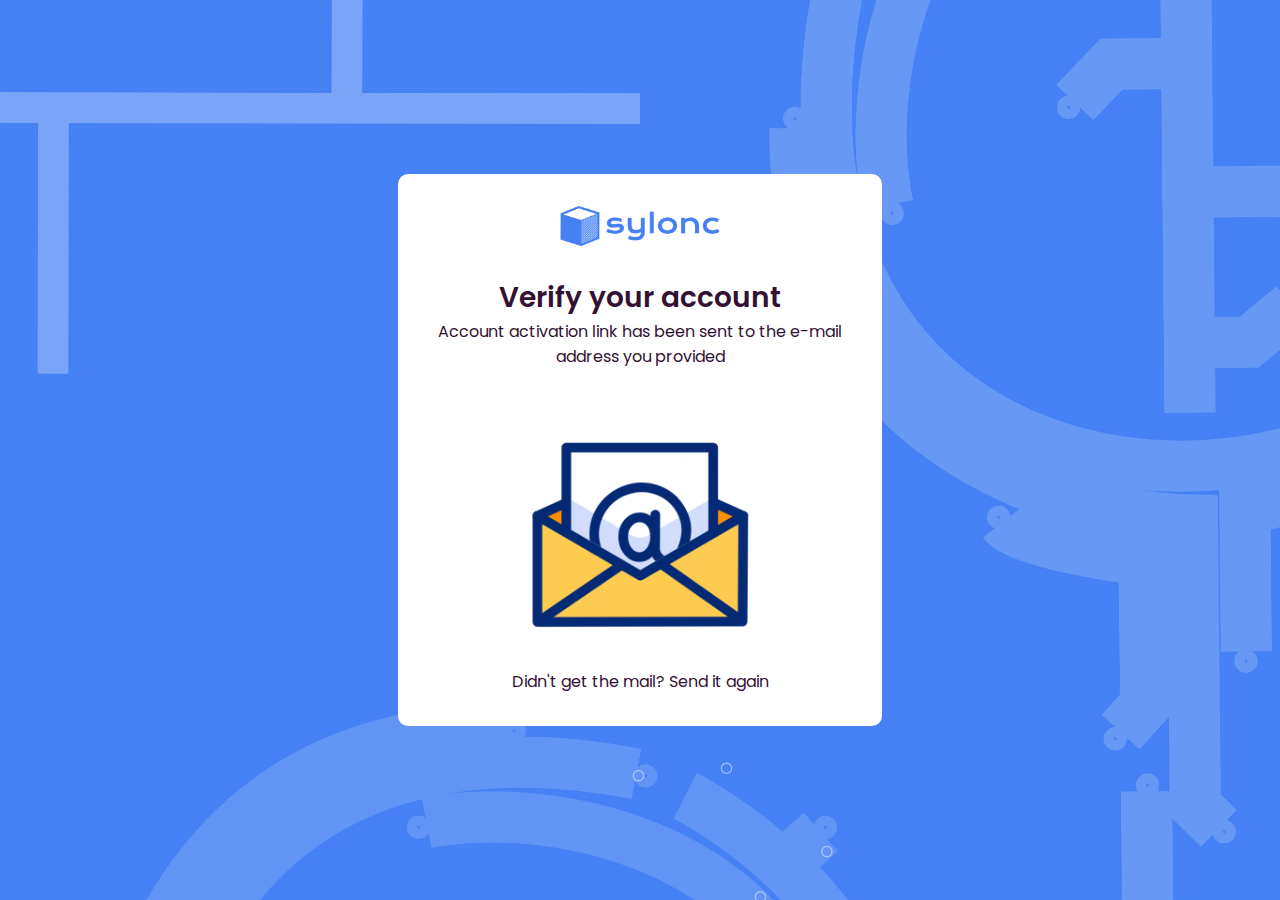
<file: email-verification.html>
<!DOCTYPE html>
<html lang="en">

<head>
    <meta charset="UTF-8">
    <meta name="viewport" content="width=device-width, initial-scale=1.0">
    <title>Sylonc</title>
    <link rel="stylesheet" href="css/style.css">
    <link rel="preconnect" href="https://fonts.googleapis.com">
    <link rel="preconnect" href="https://fonts.gstatic.com" crossorigin>
    <link href="https://fonts.googleapis.com/css2?family=Poppins:wght@300&display=swap" rel="stylesheet">
</head>

<body>
    <div class="bg">
        <div class="verify-box">
            <div class="container">
                <img src="images/logo.png" alt="logo" class="logo">
                <div class="textH2">Verify your account</div>
                <div>Account activation link has been sent to the e-mail address you provided</div>
                <div class="icon-big email-giff"></div>
                <div class="send-again">Didn't get the mail? Send it again</div>
            </div>
        </div>
    </div>
</body>
</html>
</file>
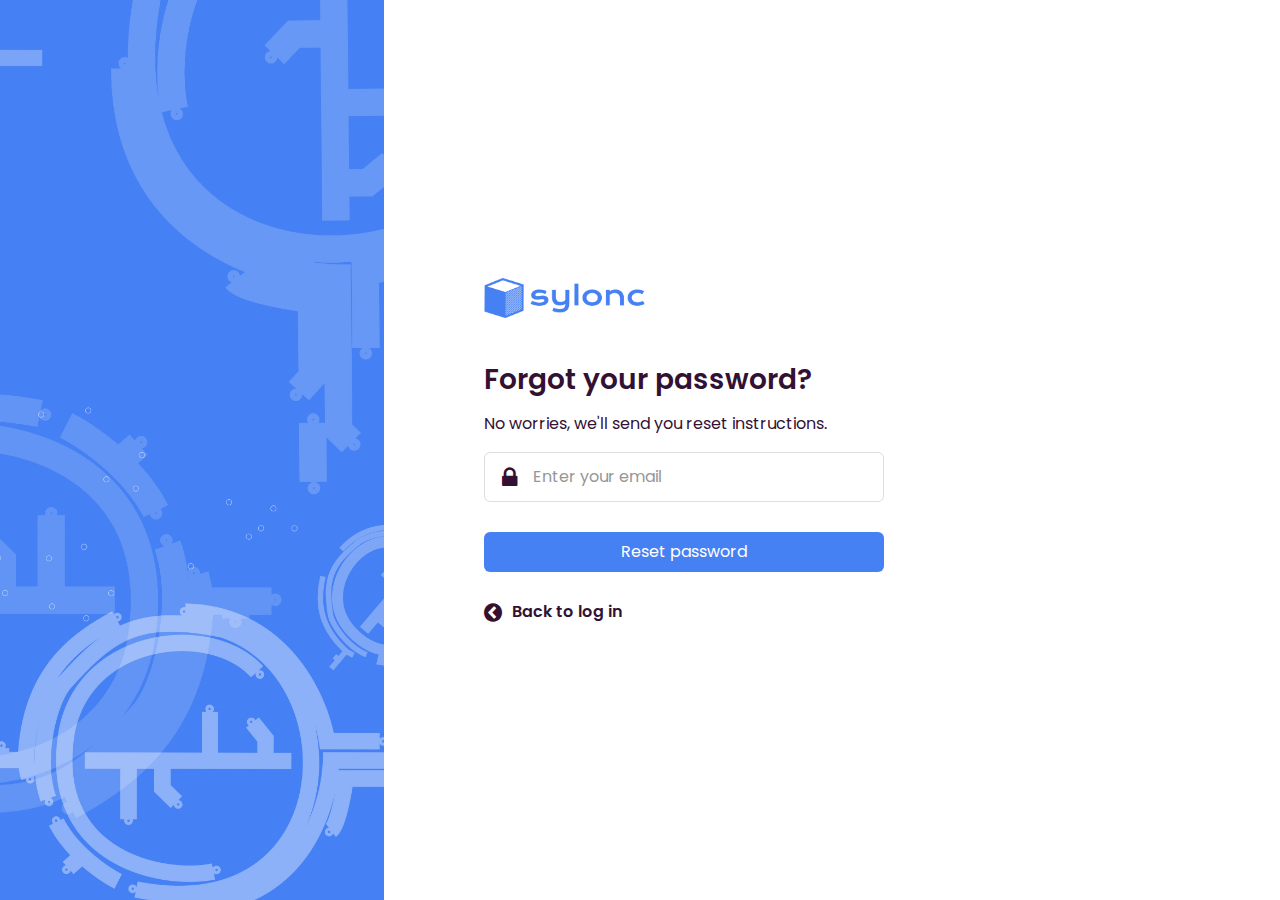
<file: forgot-password.html>
<!DOCTYPE html>
<html lang="en">

<head>
    <meta charset="UTF-8">
    <meta name="viewport" content="width=device-width, initial-scale=1.0">
    <title>Sylonc</title>
    <link rel="stylesheet" href="css/style.css">
    <link rel="preconnect" href="https://fonts.googleapis.com">
    <link rel="preconnect" href="https://fonts.gstatic.com" crossorigin>
    <link href="https://fonts.googleapis.com/css2?family=Poppins:wght@300&display=swap" rel="stylesheet">
    <link rel="stylesheet" href="https://cdnjs.cloudflare.com/ajax/libs/font-awesome/4.7.0/css/font-awesome.min.css">
</head>

<body>
    <div class="row">
        <div class="col-1">
            <div class="container">
                <img src="images/logo.png" alt="logo" class="logo">
                <div class="textH2 mt-10">Forgot your password?</div>
                <p class="mb-10 mt-10">No worries, we'll send you reset instructions.</p>
                <div class="input-icon-wrap">
                    <span class="input-icon"><i class="fa fa-lock" aria-hidden="true"></i></span>
                    <input type="email" class="input-with-icon" id="email" placeholder="Enter your email">
                </div>
                <button type="submit" class="login-button">Reset password</button>
                <div class="back-to-login">
                    <span class="left-arrow"><i class="fa fa-chevron-circle-left" aria-hidden="true"></i></span><p>Back to log in</p>
                </div>
            </div>
        </div>
        <div class="col-2">
        </div>
    </div>
</body>
</html>
</file>
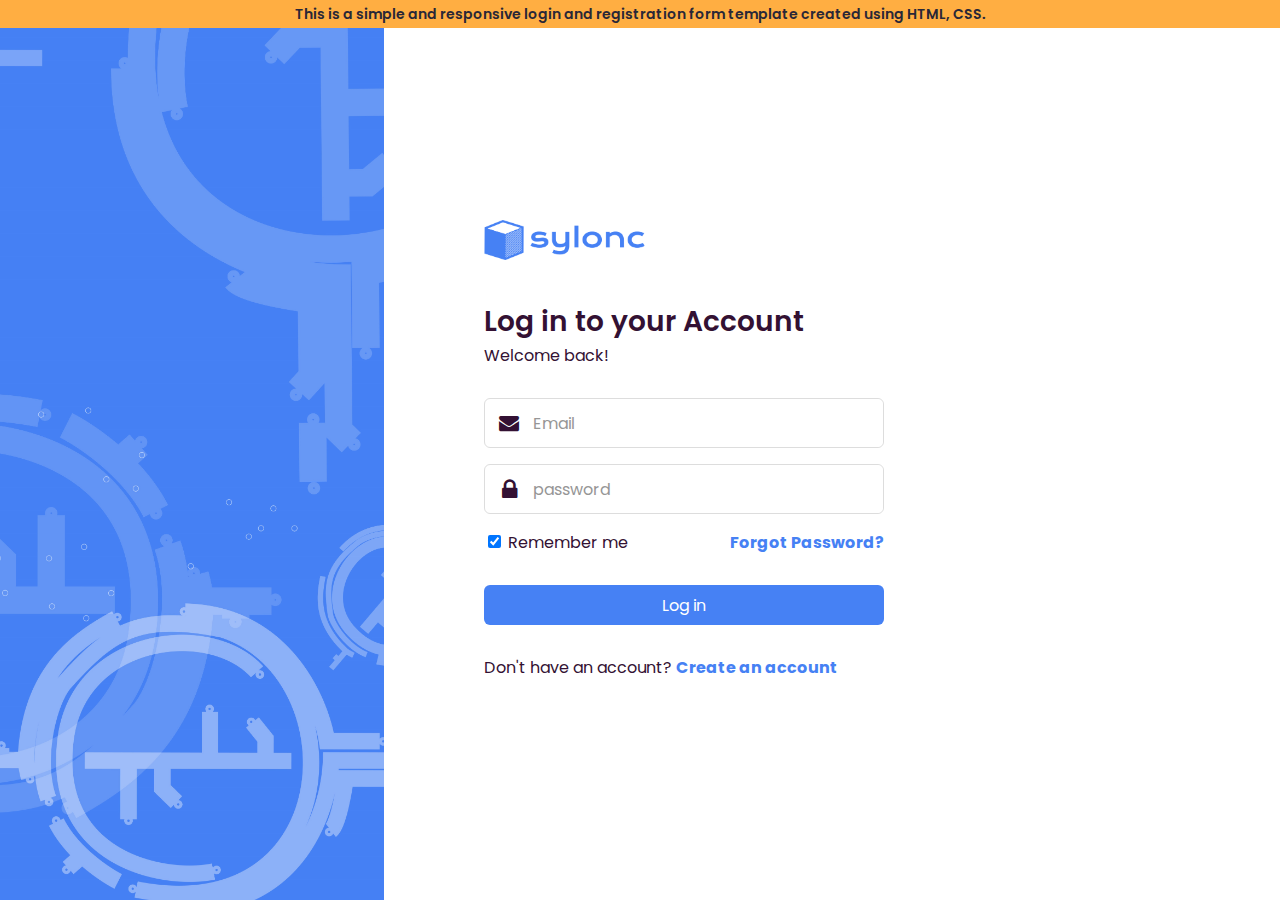
<file: login.html>
﻿<!DOCTYPE html>
<html lang="en">

<head>
    <meta charset="UTF-8">
    <meta name="viewport" content="width=device-width, initial-scale=1.0">
    <title>Sylonc</title>
    <link rel="stylesheet" href="css/style.css">
    <link rel="preconnect" href="https://fonts.googleapis.com">
    <link rel="preconnect" href="https://fonts.gstatic.com" crossorigin>
    <link href="https://fonts.googleapis.com/css2?family=Poppins:wght@300&display=swap" rel="stylesheet">
    <link rel="stylesheet" href="https://cdnjs.cloudflare.com/ajax/libs/font-awesome/4.7.0/css/font-awesome.min.css">
</head>

<body>
    <div class="notice">This is a simple and responsive login and registration form template created using HTML, CSS.</div>
    <div class="row">
        <div class="col-1">
            <div class="container">
                <img src="images/logo.png" alt="logo" class="logo">
                <div class="textH2 mt-10 title">Log in to your Account</div>
                <div class="mb-30">Welcome back!</div>
                <div class="input-icon-wrap">
                    <span class="input-icon"><i class="fa fa-envelope" aria-hidden="true"></i></span>
                    <input type="email" class="input-with-icon" id="email" placeholder="Email">
                </div>
                <div class="input-icon-wrap">
                    <span class="input-icon"><i class="fa fa-lock" aria-hidden="true"></i></span>
                    <input type="password" class="input-with-icon" id="password" placeholder="password">
                </div>
                <div class="remember-forgot">
                    <div class="rememberme">
                        <input type="checkbox" name="remmberme" id="rememberme" checked>
                        <label for="rememberme">Remember me</label>
                    </div>
                    <div class="blue-b-text forgot">
                        <a href="/forgot-password.html">Forgot Password?</a>
                    </div>
                </div>
                <button type="submit" class="login-button">Log in</button>
                <div class="mt-30 account">Don't have an account? <span class="blue-b-text create-account"><a href="/register.html">Create an account</a></span></div>
            </div>
        </div>
        <div class="col-2">
        </div>
    </div>
</body>
</html>
</file>
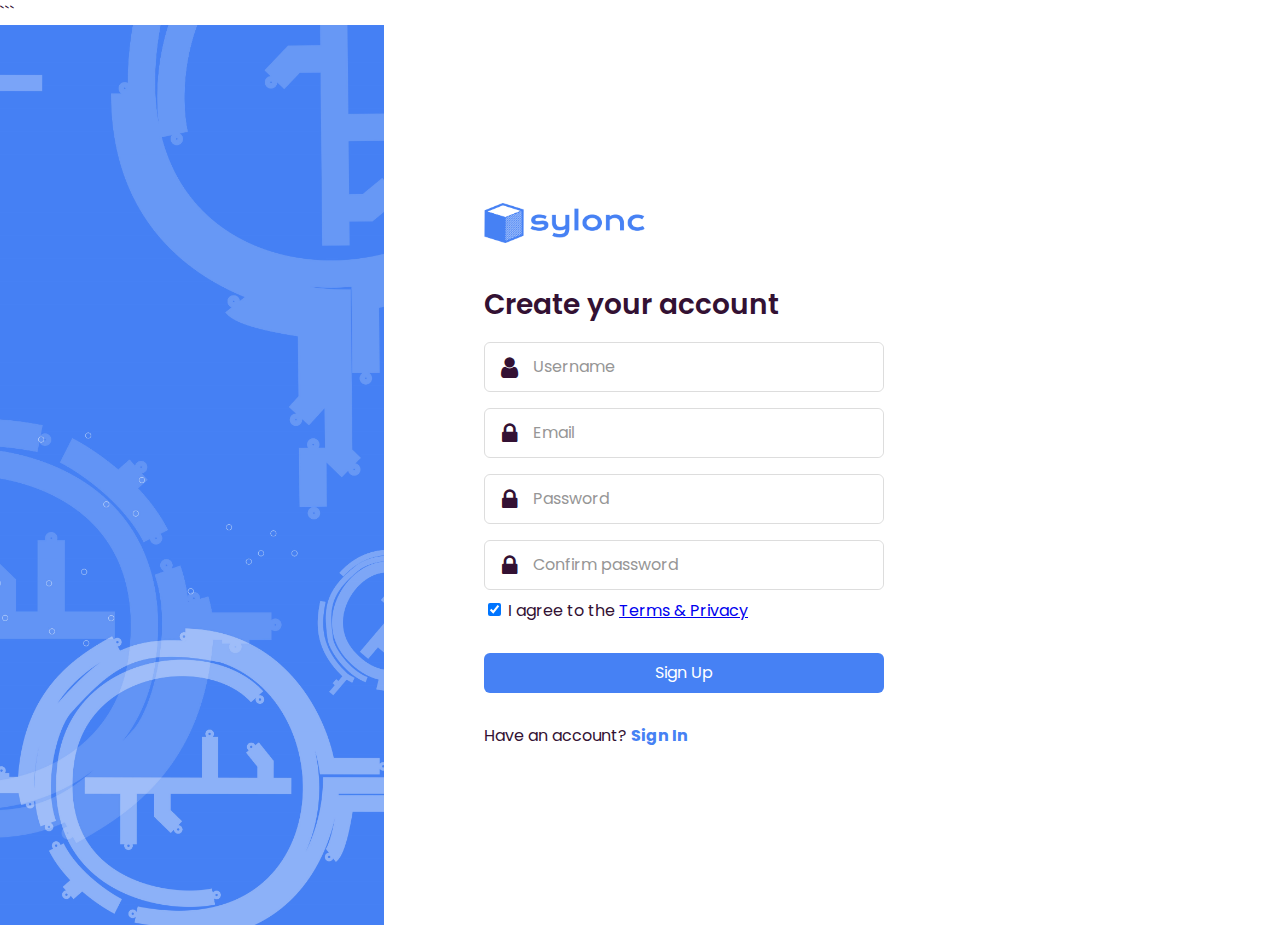
<file: register.html>
<!DOCTYPE html>
<html lang="en">

<head>
    <meta charset="UTF-8">
    <meta name="viewport" content="width=device-width, initial-scale=1.0">
    <title>Sylonc</title>
    <link rel="stylesheet" href="css/style.css">
    <link rel="preconnect" href="https://fonts.googleapis.com">
    <link rel="preconnect" href="https://fonts.gstatic.com" crossorigin>
    <link href="https://fonts.googleapis.com/css2?family=Poppins:wght@300&display=swap" rel="stylesheet">
    <link rel="stylesheet" href="https://cdnjs.cloudflare.com/ajax/libs/font-awesome/4.7.0/css/font-awesome.min.css">
</head>

<body>```
    <div class="row">
        <div class="col-1">
            <div class="container">
                <img src="images/logo.png" alt="logo" class="logo">
                <div class="textH2 mt-10 title">Create your account</div>
                <div class="input-icon-wrap">
                    <span class="input-icon"><i class="fa fa-user" aria-hidden="true"></i></span>
                    <input type="text" class="input-with-icon" id="username" placeholder="Username">
                </div>
                <div class="input-icon-wrap">
                    <span class="input-icon"><i class="fa fa-lock" aria-hidden="true"></i></span>
                    <input type="email" class="input-with-icon" id="email" placeholder="Email">
                </div>
                <div class="input-icon-wrap">
                    <span class="input-icon"><i class="fa fa-lock" aria-hidden="true"></i></span>
                    <input type="password" class="input-with-icon" id="password" placeholder="Password">
                </div>
                <div class="input-icon-wrap">
                    <span class="input-icon"><i class="fa fa-lock" aria-hidden="true"></i></span>
                    <input type="password" class="input-with-icon" id="password" placeholder="Confirm password">
                </div>
                <div>
                    <div>
                        <input type="checkbox" name="agreement" id="agreement" checked>
                        <label for="rememberme">I agree to the <a href="/">Terms & Privacy</a></label>
                    </div>
                </div>
                <button type="submit" class="login-button">Sign Up</button>
                <div class="mt-30 account">Have an account? <span class="blue-b-text create-account"><a href="/">Sign In</a></span></div>
            </div>
        </div>
        <div class="col-2">
        </div>
    </div>
</body>
</html>
</file>
<file: css/style.css>
body {
    font: 16px 'Poppins', sans-serif;
    margin: 0;
    padding: 0;
    color: #313;
    width: 100vw;
    overflow-x: hidden; /* Hide horizontal scrollbar */
    overflow-y: hidden;
    height: 100vh;
}



.input-icon-wrap {
    border: 1px solid #ddd;
    display: flex;
    flex-direction: row;
    margin: 16px 0px 8px 0px;
}

.input-icon-wrap,
.input-with-icon,
.login-button {
    border-radius: 6px;
}

.input-with-icon {
    border: none;
    flex: 1;
}

.blue-b-text,
.blue-b-text a:visited {
    font-weight: bold;
    color: #4681f4;
}

    .blue-b-text a {
        text-decoration: none;
        font-weight: bold;
        color: #4681f4;
    }

input:focus,
textarea:focus {
    outline: none;
}

.blue-b-text a:hover {
    text-decoration: underline;
}

.input-icon-wrap:focus-within {
    /* border: 2px solid rgba(70, 129, 244, .5); */
    -moz-box-shadow: 0 0 3px #4681f4;
    -webkit-box-shadow: 0 0 3px #4681f4;
    box-shadow: 0 0 3px #4681f4;
}

#username::-webkit-input-placeholder,
#email::-webkit-input-placeholder,
#password::-webkit-input-placeholder {
    color: #969696;
}

input[type="text"] {
    color: #131313;
}

#username::-webkit-input-placeholder,
#email::-webkit-input-placeholder,
#password::-webkit-input-placeholder,
input[type="text"],
input[type="email"],
input[type="password"] {
    font: 16px 'Poppins', sans-serif;
}

#username::-webkit-input-placeholder,
#email::-webkit-input-placeholder,
#password::-webkit-input-placeholder {
    text-transform: initial;
}

.input-icon,
.input-with-icon {
    height:48px;
    width:48px;
}
input[type="text" i],
input[type="email" i],
input[type="password" i]{
    padding:0px;
}

input[type="text" i],
input[type="email" i] {
    text-transform: lowercase;
}

.input-icon {
    display: flex;
    flex-direction: row;
    justify-content: center;
    align-items: center;
}

.fa {
    font-size:1.5em!important;
    color:#313
}

.fa-envelope {
    font-size:20px!important;
}

.row {
    display: grid;
    height: 100%;
}

@media screen and (min-width: 1201px) {
    .row {
        grid-template-columns: 20% 80%;
    }

    .col-1 {
        width: 400px;
        margin: auto 100px;
    }

    .login-button {
        margin: 30px 0px;
    }

    .remember-forgot {
        margin-top: 16px !important;
    }
}

@media screen and (min-width: 969px) and (max-width: 1200px) {
    .row {
        grid-template-columns: 30% 70%;
    }

    .col-1 {
        width: 400px;
        margin: auto;
    }

    .login-button {
        margin: 30px 0px;
    }

    .remember-forgot {
        margin-top: 16px !important;
    }
}

@media screen and (min-width: 480px) and (max-width: 968px) {
    .col-1 {
        background-image: url("/images/bg.jpg");
        background-size: contain;
        position: relative;
    }

    .intro{
        position: absolute;
        top: 50%;
        left: 50%;
        transform: translate(-50%,-50%);
    }

    .col-1.abstract{
        position: relative;
        display: block;
        width: 100vw;
        height: 100vh;
        z-index: 2;
    }

    .col-1::before :not(.col-1.abstract) {
        content: "";
        background-color: rgba(0, 0, 0, 0.5);
        position: absolute;
        top: 0;
        bottom: 0;
        left: 0;
        right: 0;
        z-index: 0;
    }

    #col1{
        background-color: #fff;
        z-index: 2;
        padding: 60px;
        min-width: 400px;
    }

    #experience{
        padding: 60px;
        display: contents;
    }

    #projects{
        padding: 60px;
        display: contents;
    }

    .container {
        background-color: #fff;
        padding: 32px;
        border-radius: 10px;
        text-align: center;
        width: 420px;
        margin: 0;
        position: absolute;
        top: 50%;
        left: 50%;
        -ms-transform: translate(-50%, -50%);
        transform: translate(-50%, -50%);
    }

    .col-2 {
        display: none;
    }

    .logo {
        content: url("/images/logo-mobile.png");
        height: 86px !important;
        display: block;
        margin: auto;
        padding-bottom: 24px;
    }

    .remember-forgot, .login-button {
        margin: 16px 0px !important;
    }

    body {
        position: relative;
    }

    .login-button {
        margin: 30px 0px;
    }
}

@media screen and (max-width: 480px) {
    .col-1 {
        text-align: center;
        margin: auto;
        padding: 0px 10px;
    }

    .col-2 {
        display: none;
    }

    .login-button {
        margin: 30px 0px;
    }

    .remember-forgot {
        margin-top: 16px !important;
    }
}

@media screen and (max-width: 364px) {
    .col-1 {
        text-align: center;
        margin: auto;
        width: 100%;
    }

    .col-2 {
        display: none;
    }

    .create-account {
        display: block;
    }

    .remember-forgot {
        display: flex;
        flex-direction: column;
    }

    .login-button, .forgot {
        margin: 5px 0px !important;
    }

    .title {
        font-size: 20px !important;
    }

    .account {
        margin-top: 10px !important;
    }
}

.col-2 {
    background-image: url("/images/bg.jpg");
    width: inherit;
    height: inherit;
    background-size: cover;
    background-position: right bottom;
    order: 1;
}


.col-1 {
    order: 2;
}

.logo {
    margin-bottom: 24px;
    width: auto;
    height: 40px;
}

.textH2, .textH3, .textH4 {
    font-weight: 600;
}

.textH1 {
    font-size: 36px;
}

.textH2 {
    font-size: 28px;
}

.textH3 {
    font-size: 20px;
}

.textH4 {
    font-size: 16px;
}

.mb-30 {
    margin-bottom: 30px;
}

.mb-10 {
    margin-bottom: 10px;
}

.mt-30 {
    margin-top: 30px;
}

.mt-10 {
    margin-top: 10px;
}

.login-button {
    border: none;
    background-color: rgb(70, 129, 244);
    width: 100%;
    height: 40px;
    color: #fff;
    font: 16px 'Poppins', sans-serif;
    text-decoration: none;
    display: flex;
    flex-direction: row;
    justify-content: center;
    align-items: center;
}

.login-button:hover {
    background: rgb(29, 95, 227);
    box-shadow: 0px 3px 3px rgba(48,71,239, 0.1);
}

.rememberme {
    display: inline;
}

.remember-forgot {
    display: flex;
    justify-content: space-between;
}

.notice {
    position: fixed;
    top: 0;
    left: 0;
    right: 0;
    line-height: 28px;
    width: 100%;
    background-color: #ffae42;
    text-align: center;
    display: flex;
    justify-content: center;
    align-items: center;
    font-weight: 600;
    color: #292737;
    font-size: 14px;
    z-index: 1;
}

.validation {
    color: #f44681;
    font-size: 14px;
    font-weight: bold;
    display: block;
    text-align: left;
}

.notice ::marker {
    content: "" !important;
}

.terms-condition {
    margin-top: 16px !important;
}

.bg {
    background-image: url("/images/bg.jpg");
    background-size: cover;
    background-repeat: no-repeat;
    position: relative;
    height: inherit;
    width: inherit;
}

.bg::before {
    content: "";
    height: inherit;
    width: inherit;
    position: absolute;
    left: 0;
    right: 0;
    top: 0;
    bottom: 0;
    z-index: -1;
}

.verify-box {
    background-color: #fff;
    padding: 32px;
    border-radius: 10px;
    text-align: center;
    width: 420px;
    margin: 0;
    position: absolute;
    top: 50%;
    left: 50%;
    -ms-transform: translate(-50%, -50%);
    transform: translate(-50%, -50%);
}

.logo-big{
    width:128px;
    height:auto;
}

.email-giff {
    content: url("/images/email-file.gif");
}

.verified-giff {
    content: url("/images/verified.gif");
    opacity: 0.8;
}

.icon-big {
    width: 300px;
    height: 300px;
    margin: auto;
}

.back-to-login, .left-arrow, .back-to-login p{
    display: flex;
    flex-direction: row;
    justify-content: left;
    align-items: center;
    line-height: 0px;
    margin: 0;
}

.back-to-login p {
    font-weight: 600;
}

.left-arrow{
    margin-right: 10px;
    font-size: 14px;
    -webkit-text-stroke: 0.5p;
}

.back-to-login a {
    display: flex;
    align-items: center;
    text-decoration: none;
}

/* scroll down */

#wrapper {
    display: table;
    width:100%;
    height:100%;
  }
  
  #wrapper-inner {
    display: table-cell;
    vertical-align:middle;
    width:100%;
    height:100%;
  }
  
  #scroll-down {
      display: block;
      position: relative;
      padding-top: 79px;
    text-align:center;
  }
  .arrow-down {
      display: block;
      margin: 0 auto;
      width: 10px;
      height: 38px;
  }
  .arrow-down:after {
      content: '';
      display: block;
      margin: 0;
      padding: 0;
      width: 8px;
      height: 8px;
      border-top: 2px solid #110c5b;
      border-right: 2px solid #110c5b;
      behavior: url(-ms-transform.htc);
      -moz-transform: rotate(135deg);
      -webkit-transform: rotate(135deg);
      -o-transform: rotate(135deg);
      -ms-transform: rotate(135deg);
      transform: rotate(135deg);
  }
  #scroll-title {
      display: block;
      text-transform: uppercase;
      color: #110c5b;
    font-family: Helvetica Neue, Helvetica, Arial;
    font-size:14px;
    font-weight:bold;
    letter-spacing:.1em;
  }
  #scroll-down::before {
      -webkit-animation: elasticus 1.2s cubic-bezier(1, 0, 0, 1) infinite;
      /* Safari 4+ */
      
      -moz-animation: elasticus 1.2s cubic-bezier(1, 0, 0, 1) infinite;
      /* Fx 5+ */
      
      -o-animation: elasticus 1.2s cubic-bezier(1, 0, 0, 1) infinite;
      /* Opera 12+ */
      
      animation: elasticus 1.2s cubic-bezier(1, 0, 0, 1) infinite;
      /* IE 10+, Fx 29+ */
      
      position: absolute;
      top: 0px;
      left: 50%;
      margin-left: -1px;
      width: 2px;
      height: 90px;
      background: #110c5b;
      content: ' ';
  }
  @-webkit-keyframes elasticus {
      0% {
          -webkit-transform-origin: 0% 0%;
          -ms-transform-origin: 0% 0%;
          -moz-transform-origin: 0% 0%;
          -o-transform-origin: 0% 0%;
          transform-origin: 0% 0%;
          -webkit-transform: scale(1, 0);
          -ms-transform: scale(1, 0);
          -moz-transform: scale(1, 0);
          -o-transform: scale(1, 0);
          transform: scale(1, 0);
      }
      50% {
          -webkit-transform-origin: 0% 0%;
          -ms-transform-origin: 0% 0%;
          -moz-transform-origin: 0% 0%;
          -o-transform-origin: 0% 0%;
          transform-origin: 0% 0%;
          -webkit-transform: scale(1, 1);
          -ms-transform: scale(1, 1);
          -moz-transform: scale(1, 1);
          -o-transform: scale(1, 1);
          transform: scale(1, 1);
      }
      50.1% {
          -webkit-transform-origin: 0% 100%;
          -ms-transform-origin: 0% 100%;
          -moz-transform-origin: 0% 100%;
          -o-transform-origin: 0% 100%;
          transform-origin: 0% 100%;
          -webkit-transform: scale(1, 1);
          -ms-transform: scale(1, 1);
          -moz-transform: scale(1, 1);
          -o-transform: scale(1, 1);
          transform: scale(1, 1);
      }
      100% {
          -webkit-transform-origin: 0% 100%;
          -ms-transform-origin: 0% 100%;
          -moz-transform-origin: 0% 100%;
          -o-transform-origin: 0% 100%;
          transform-origin: 0% 100%;
          -webkit-transform: scale(1, 0);
          -ms-transform: scale(1, 0);
          -moz-transform: scale(1, 0);
          -o-transform: scale(1, 0);
          transform: scale(1, 0);
      }
  }
  @-moz-keyframes elasticus {
      0% {
          -webkit-transform-origin: 0% 0%;
          -ms-transform-origin: 0% 0%;
          -moz-transform-origin: 0% 0%;
          -o-transform-origin: 0% 0%;
          transform-origin: 0% 0%;
          -webkit-transform: scale(1, 0);
          -ms-transform: scale(1, 0);
          -moz-transform: scale(1, 0);
          -o-transform: scale(1, 0);
          transform: scale(1, 0);
      }
      50% {
          -webkit-transform-origin: 0% 0%;
          -ms-transform-origin: 0% 0%;
          -moz-transform-origin: 0% 0%;
          -o-transform-origin: 0% 0%;
          transform-origin: 0% 0%;
          -webkit-transform: scale(1, 1);
          -ms-transform: scale(1, 1);
          -moz-transform: scale(1, 1);
          -o-transform: scale(1, 1);
          transform: scale(1, 1);
      }
      50.1% {
          -webkit-transform-origin: 0% 100%;
          -ms-transform-origin: 0% 100%;
          -moz-transform-origin: 0% 100%;
          -o-transform-origin: 0% 100%;
          transform-origin: 0% 100%;
          -webkit-transform: scale(1, 1);
          -ms-transform: scale(1, 1);
          -moz-transform: scale(1, 1);
          -o-transform: scale(1, 1);
          transform: scale(1, 1);
      }
      100% {
          -webkit-transform-origin: 0% 100%;
          -ms-transform-origin: 0% 100%;
          -moz-transform-origin: 0% 100%;
          -o-transform-origin: 0% 100%;
          transform-origin: 0% 100%;
          -webkit-transform: scale(1, 0);
          -ms-transform: scale(1, 0);
          -moz-transform: scale(1, 0);
          -o-transform: scale(1, 0);
          transform: scale(1, 0);
      }
  }
  @-o-keyframes elasticus {
      0% {
          -webkit-transform-origin: 0% 0%;
          -ms-transform-origin: 0% 0%;
          -moz-transform-origin: 0% 0%;
          -o-transform-origin: 0% 0%;
          transform-origin: 0% 0%;
          -webkit-transform: scale(1, 0);
          -ms-transform: scale(1, 0);
          -moz-transform: scale(1, 0);
          -o-transform: scale(1, 0);
          transform: scale(1, 0);
      }
      50% {
          -webkit-transform-origin: 0% 0%;
          -ms-transform-origin: 0% 0%;
          -moz-transform-origin: 0% 0%;
          -o-transform-origin: 0% 0%;
          transform-origin: 0% 0%;
          -webkit-transform: scale(1, 1);
          -ms-transform: scale(1, 1);
          -moz-transform: scale(1, 1);
          -o-transform: scale(1, 1);
          transform: scale(1, 1);
      }
      50.1% {
          -webkit-transform-origin: 0% 100%;
          -ms-transform-origin: 0% 100%;
          -moz-transform-origin: 0% 100%;
          -o-transform-origin: 0% 100%;
          transform-origin: 0% 100%;
          -webkit-transform: scale(1, 1);
          -ms-transform: scale(1, 1);
          -moz-transform: scale(1, 1);
          -o-transform: scale(1, 1);
          transform: scale(1, 1);
      }
      100% {
          -webkit-transform-origin: 0% 100%;
          -ms-transform-origin: 0% 100%;
          -moz-transform-origin: 0% 100%;
          -o-transform-origin: 0% 100%;
          transform-origin: 0% 100%;
          -webkit-transform: scale(1, 0);
          -ms-transform: scale(1, 0);
          -moz-transform: scale(1, 0);
          -o-transform: scale(1, 0);
          transform: scale(1, 0);
      }
  }
  @keyframes elasticus {
      0% {
          -webkit-transform-origin: 0% 0%;
          -ms-transform-origin: 0% 0%;
          -moz-transform-origin: 0% 0%;
          -o-transform-origin: 0% 0%;
          transform-origin: 0% 0%;
          -webkit-transform: scale(1, 0);
          -ms-transform: scale(1, 0);
          -moz-transform: scale(1, 0);
          -o-transform: scale(1, 0);
          transform: scale(1, 0);
      }
      50% {
          -webkit-transform-origin: 0% 0%;
          -ms-transform-origin: 0% 0%;
          -moz-transform-origin: 0% 0%;
          -o-transform-origin: 0% 0%;
          transform-origin: 0% 0%;
          -webkit-transform: scale(1, 1);
          -ms-transform: scale(1, 1);
          -moz-transform: scale(1, 1);
          -o-transform: scale(1, 1);
          transform: scale(1, 1);
      }
      50.1% {
          -webkit-transform-origin: 0% 100%;
          -ms-transform-origin: 0% 100%;
          -moz-transform-origin: 0% 100%;
          -o-transform-origin: 0% 100%;
          transform-origin: 0% 100%;
          -webkit-transform: scale(1, 1);
          -ms-transform: scale(1, 1);
          -moz-transform: scale(1, 1);
          -o-transform: scale(1, 1);
          transform: scale(1, 1);
      }
      100% {
          -webkit-transform-origin: 0% 100%;
          -ms-transform-origin: 0% 100%;
          -moz-transform-origin: 0% 100%;
          -o-transform-origin: 0% 100%;
          transform-origin: 0% 100%;
          -webkit-transform: scale(1, 0);
          -ms-transform: scale(1, 0);
          -moz-transform: scale(1, 0);
          -o-transform: scale(1, 0);
          transform: scale(1, 0);
      }
  }
  

  @media screen and (min-width: 969px){
    #wrapper {
        margin-top: 60px;
    }

    #scroll-down {
        display: block;
        position: relative;
        padding-top: 79px;
      text-align:left;
    }

    #scroll-down::before {
        left: 5px;
    }

    .arrow-down {
        display: block;
        position: absolute;
        left: 0;
        width: 10px;
        height: 38px;
    }

    #scroll-title{
        display: none;
    }

    .row {
        grid-template-columns: 30% 70%;
        height: 100vh;
    }

    .col-2.abstract{
        background-image: none;
    }

}  

.text-center{
    text-align: center;
}


.portfolio .container{
    padding: 80px;
}

/* #col1{
    display: block;
    position: relative;
}

#experience{
    width: 800px;
    margin: 0 auto;
    padding-top: -80px;
    display: block;
    position: relative;
}

#project{
    display: block;
    position: relative;
} */

.swiper-slide-visible::before {
    content: "";
    background-color: rgba(0, 0, 0, 0.5);
    position: absolute;
    top: 0;
    bottom: 0;
    left: 0;
    right: 0;
}
</file>
<file: css/slide.css>
:root{ --main-color: #0883FF; }
.main-timeline{ font-family: 'Poppins', sans-serif; }
.main-timeline:after{
    content: '';
    display: block;
    clear: both;
}
.main-timeline .timeline{
    width: 50%;
    padding: 60px 0 0 0;
    margin: 0 5px 25px 0;
    float: left;
}
.main-timeline .timeline-content{
    min-height: 100px;
    padding: 0 15px 0 0;
    border-right: 2px solid var(--main-color);
    display: block;
    position: relative;
}
.main-timeline .timeline-content:hover{ text-decoration: none; }
.main-timeline .timeline-content:before,
.main-timeline .timeline-content:after{
    content: '';
    background-color: var(--main-color);
    height: 6px;
    width: 6px;
    border-radius: 50%;
    position: absolute;
    right: -4px;
    top: 0;
}
.main-timeline .timeline-content:after{
    top: auto;
    bottom: 0;
}
.main-timeline .timeline-year{
    color: #fff;
    background-color: var(--main-color);
    font-size: 25px;
    font-weight: 600;
    letter-spacing: 0.5px;
    padding: 3px 20px 3px 50px;
    position: absolute;
    right: -2px;
    top: -60px;
    z-index: 1;
    clip-path: polygon(15% 0, 100% 0, 100% 100%, 15% 100%, 0 50%);
}
.main-timeline .title{
    color: var(--main-color);
    font-size: 20px;
    font-weight: 700;
    letter-spacing: 1px;
    text-transform: capitalize;
    margin: 0 0 7px;
}
.main-timeline .description{
    color: #555;
    font-size: 13px;
    font-weight: 500;
    line-height: 22px;
    text-align: left;
    letter-spacing: 0.5px;
    margin: 0;
}
.main-timeline .timeline:nth-child(even){
    margin: 0 0 25px 5px;
    float: right;
}
.main-timeline .timeline:nth-child(even) .timeline-content{
    text-align: left;
    padding: 0 0 0 15px;
    border-left: 2px solid var(--main-color);
    border-right: none;
}
.main-timeline .timeline:nth-child(even) .timeline-content:before,
.main-timeline .timeline:nth-child(even) .timeline-content:after{
    right: auto;
    left: -4px;
}
.main-timeline .timeline:nth-child(even) .timeline-year{
    right: auto;
    left: -2px;
    clip-path: polygon(0 0, 85% 0, 100% 50%, 85% 100%, 0 100%);
}
.main-timeline .timeline:nth-child(2){ --main-color: #8E45B6; }
.main-timeline .timeline:nth-child(3){ --main-color: #FF8000; }
.main-timeline .timeline:nth-child(4){ --main-color: #FE3B0D; }
@media screen and (max-width:767px){
    .main-timeline .timeline,
    .main-timeline .timeline:nth-child(even){
        width: 100%;
        margin: 0 0 25px;
    }
}
</file>
<file: my-cheat-sheet/style.css>
* {
    margin: 0;
    padding: 0;
}

html {
    background-color: white;
}

body {
    line-height: 1.5;
    width: fit-content;
    margin: 0 auto;
    padding: 40px;
    background-color: lightsalmon;
    font-family: monospace;
}

header {
    text-align: center;
    padding-bottom: 20px;
}

table {
    border-spacing: 0;
    margin: 0 auto;
    background-color: gold;
}

table, th, td {
    border: 1px solid gray;
    border-collapse: collapse;
}

table th {
    background-color: royalblue;
    color: white;
}

th, td {
    padding: 5px 10px;
}
</file>
<file: css/timeline.min.css>
.timeline {
    -webkit-box-sizing: border-box;
    box-sizing: border-box;
    position: relative
}

.timeline *,
.timeline :after,
.timeline :before {
    -webkit-box-sizing: inherit;
    box-sizing: inherit
}

.timeline:not(.timeline--horizontal):before {
    background-color: #ddd;
    bottom: 0;
    content: '';
    left: 50%;
    margin-left: -2px;
    position: absolute;
    top: 0;
    width: 4px;
    z-index: 1
}

.timeline__wrap {
    overflow: hidden;
    position: relative;
    z-index: 2
}

.timeline__item {
    font-size: 16px;
    font-size: 1rem;
    padding: .625rem 2.5rem .625rem 0;
    position: relative;
    width: 50%;
    z-index: 2
}

.timeline__item:after {
    background-color: #fff;
    border: 4px solid #ddd;
    border-radius: 50%;
    content: '';
    height: 20px;
    position: absolute;
    right: -10px;
    -webkit-transform: translateY(-50%);
    -ms-transform: translateY(-50%);
    transform: translateY(-50%);
    top: 50%;
    width: 20px;
    z-index: 1
}

.timeline__item.animated {
    -webkit-animation-duration: 1s;
    animation-duration: 1s;
    -webkit-animation-fill-mode: both;
    animation-fill-mode: both;
    opacity: 0
}

.timeline__item.fadeIn {
    -webkit-animation-name: fadeIn;
    animation-name: fadeIn
}

.timeline__item--left {
    left: 0
}

.timeline__item--right {
    left: 50%;
    padding: .625rem 0 .625rem 2.5rem
}

.timeline__item--right:after {
    left: -10px
}

.timeline__item--right .timeline__content:before {
    border-bottom: 10px solid transparent;
    border-right: 12px solid #fff;
    border-left: none;
    border-top: 10px solid transparent;
    left: -12px
}

.timeline__item--right .timeline__content:after {
    border-bottom: 9px solid transparent;
    border-right: 11px solid #fff;
    border-left: none;
    border-top: 9px solid transparent;
    left: -10px
}

.timeline__content {
    background-color: #fff;
    border: 1px solid #fff;
    border-radius: 10px;
    color: #333;
    display: block;
    padding: 1.25rem;
    position: relative
}

.timeline__content:after,
.timeline__content:before {
    content: '';
    height: 0;
    position: absolute;
    -webkit-transform: translateY(-50%);
    -ms-transform: translateY(-50%);
    transform: translateY(-50%);
    top: 50%;
    width: 0
}

.timeline__content:before {
    border-bottom: 10px solid transparent;
    border-left: 12px solid #fff;
    border-top: 10px solid transparent;
    right: -12px;
    z-index: 1
}

.timeline__content:after {
    border-bottom: 9px solid transparent;
    border-left: 11px solid #fff;
    border-top: 9px solid transparent;
    right: -10px;
    z-index: 2
}

.timeline__content h2 {
    font-size: 1.25rem;
    font-weight: 700;
    margin: 0 0 .625rem
}

.timeline__content p {
    font-size: .9375rem;
    line-height: 1.5;
    margin-bottom: 10px
}

.timeline--horizontal {
    font-size: 0;
    padding: 0 3.125rem;
    overflow: hidden;
    white-space: nowrap
}

.timeline--horizontal .timeline-divider {
    background-color: #ddd;
    display: block;
    height: 4px;
    left: 40px;
    position: absolute;
    -webkit-transform: translateY(-50%);
    -ms-transform: translateY(-50%);
    transform: translateY(-50%);
    right: 40px;
    z-index: 1
}

.timeline--horizontal .timeline__items {
    -webkit-transition: all .8s;
    -o-transition: all .8s;
    transition: all .8s;
    will-change: transform
}

.timeline--horizontal .timeline__item {
    display: inline-block;
    left: 0;
    padding: 0 0 2.5rem;
    position: relative;
    -webkit-transition: none;
    -o-transition: none;
    transition: none;
    vertical-align: top;
    white-space: normal
}

.timeline--horizontal .timeline__item:after {
    left: 50%;
    right: auto;
    -webkit-transform: translate(-50%, -50%);
    -ms-transform: translate(-50%, -50%);
    transform: translate(-50%, -50%);
    top: 100%
}

.timeline--horizontal .timeline__item .timeline__item__inner {
    display: table;
    height: 100%;
    width: 100%
}

.timeline--horizontal .timeline__item .timeline__content__wrap {
    display: table-cell;
    margin: 0;
    padding: 0;
    vertical-align: bottom
}

.timeline--horizontal .timeline__item .timeline__content:before {
    border-left: 12px solid transparent;
    border-right: 12px solid transparent;
    border-top: 12px solid #fff;
    left: 50%;
    right: auto;
    -webkit-transform: translateX(-50%);
    -ms-transform: translateX(-50%);
    transform: translateX(-50%);
    top: 100%
}

.timeline--horizontal .timeline__item .timeline__content:after {
    border-left: 10px solid transparent;
    border-right: 10px solid transparent;
    border-top: 10px solid #fff;
    left: 50%;
    right: auto;
    -webkit-transform: translateX(-50%);
    -ms-transform: translateX(-50%);
    transform: translateX(-50%);
    top: 100%
}

.timeline--horizontal .timeline__item--bottom {
    padding: 2.5rem 0 0
}

.timeline--horizontal .timeline__item--bottom:after {
    top: 0
}

.timeline--horizontal .timeline__item--bottom .timeline__content__wrap {
    vertical-align: top
}

.timeline--horizontal .timeline__item--bottom .timeline__content:before {
    border-bottom: 12px solid #fff;
    border-left: 12px solid transparent;
    border-right: 12px solid transparent;
    border-top: none;
    bottom: 100%;
    top: auto
}

.timeline--horizontal .timeline__item--bottom .timeline__content:after {
    border-bottom: 10px solid #fff;
    border-left: 10px solid transparent;
    border-right: 10px solid transparent;
    border-top: none;
    bottom: 100%;
    top: auto
}

.timeline-nav-button {
    background-color: #fff;
    border: 2px solid #ddd;
    border-radius: 50px;
    -webkit-box-sizing: border-box;
    box-sizing: border-box;
    -webkit-box-shadow: none;
    box-shadow: none;
    cursor: pointer;
    display: block;
    height: 40px;
    outline: 0;
    position: absolute;
    text-indent: -9999px;
    -webkit-transform: translateY(-50%);
    -ms-transform: translateY(-50%);
    transform: translateY(-50%);
    top: 50%;
    width: 40px;
}

.timeline-nav-button:disabled {
    opacity: .5;
    pointer-events: none
}

.timeline-nav-button:before {
    background-position: center center;
    background-repeat: no-repeat;
    content: '';
    display: block;
    height: 14px;
    left: 50%;
    position: absolute;
    -webkit-transform: translateX(-50%) translateY(-50%);
    -ms-transform: translateX(-50%) translateY(-50%);
    transform: translateX(-50%) translateY(-50%);
    top: 50%;
    width: 8px
}

.timeline-nav-button--prev {
    left: 0
}

.timeline-nav-button--prev:before {
    background-image: url(../images/arrow-left.svg)
}

.timeline-nav-button--next {
    right: 0
}

.timeline-nav-button--next:before {
    background-image: url(../images/arrow-right.svg)
}

.timeline--mobile {
    padding: 0
}

.timeline--mobile:before {
    left: 10px !important;
    margin: 0 !important
}

.timeline--mobile .timeline__item {
    left: 0;
    padding-left: 40px;
    padding-right: 0;
    width: 100%
}

.timeline--mobile .timeline__item:after {
    left: 2px;
    margin: 0
}

.timeline--mobile .timeline__item .timeline__content:before {
    left: -12px;
    border-bottom: 12px solid transparent;
    border-right: 12px solid #fff;
    border-left: none;
    border-top: 12px solid transparent
}

.timeline--mobile .timeline__item .timeline__content:after {
    left: -10px;
    border-bottom: 10px solid transparent;
    border-right: 10px solid #fff;
    border-left: none;
    border-top: 10px solid transparent
}

@-webkit-keyframes fadeIn {
    0% {
        opacity: 0;
        top: 70px
    }

    100% {
        opacity: 1;
        top: 0
    }
}

@keyframes fadeIn {
    0% {
        opacity: 0;
        top: 70px
    }

    100% {
        opacity: 1;
        top: 0
    }
}

@-webkit-keyframes liftUp {
    0% {
        top: 0
    }

    100% {
        top: -15px
    }
}

@keyframes liftUp {
    0% {
        top: 0
    }

    100% {
        top: -15px
    }
}
</file>
